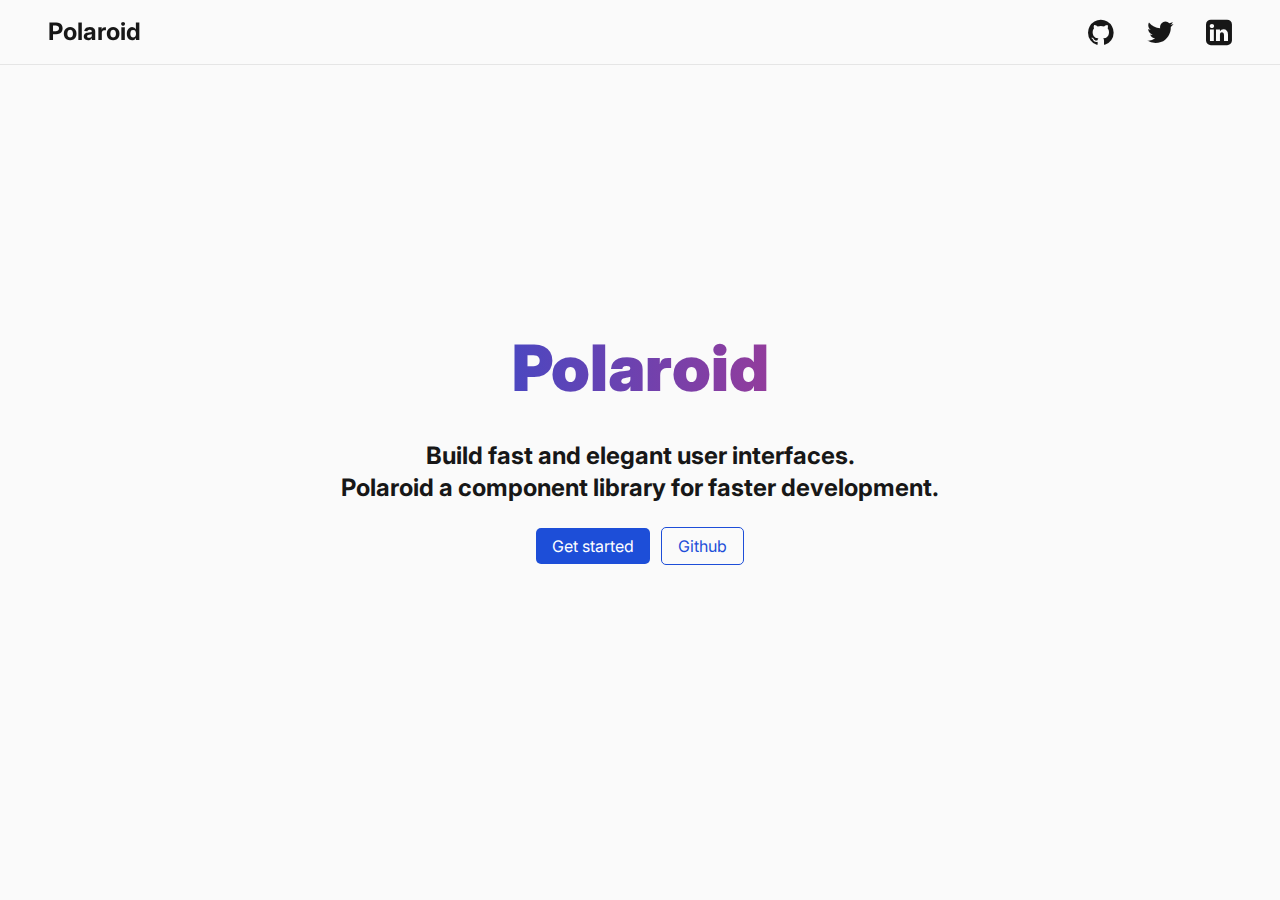
<file: index.html>
<!DOCTYPE html>
<html lang="en">

<head>
    <!-- meta tags -->
    <meta charset="UTF-8" />
    <meta http-equiv="X-UA-Compatible" content="IE=edge" />
    <meta name="viewport" content="width=device-width, initial-scale=1.0" />
    <meta name="author" content="Rohan Mathur" />
    <meta name="description" content="Polaroid a CSS component library for your awesome UI." />

    <!-- links -->
    <link rel="icon" type="image/x-icon" href="/assets/cube.png">
    <link rel="stylesheet" href="./documentation/style.css" />
    <title>⚒ Polaroid | Home</title>
</head>

<body>
    <nav class="navigation spacing flex-row items-center wrap py-2 px-6 fixed left-0 top-0 z-10 w-100">
        <a href=" ../index.html">
            <h3 class="text-lg">Polaroid</h3>
        </a>
        <ul class="ml-auto flex-row items-center font-bold">
            <li class="ml-4">
                <a href="https://github.com/rohanmathur91/css-component-library" target="_blank"><i
                        class="fa fa-github social-icons"></i></a>
            </li>
            <li class="ml-4">
                <a href="https://twitter.com/@rohanmathur91" target="_blank"><i
                        class="fa fa-twitter social-icons"></i></a>
            </li>
            <li class="ml-4">
                <a href="https://www.linkedin.com/in/rohanmathur04/" target="_blank"><i
                        class="fa fa-linkedin-square social-icons"></i></a>
            </li>
        </ul>
    </nav>

    <main class="home spacing flex-row flex-center w-screen-100 m-auto">
        <div class="text-center mx-6">
            <h1 class="text-2xl mb-5 invert font-black">Polaroid</h1>
            <h3>Build fast and elegant user interfaces.</h3>
            <h3>Polaroid a component library for faster development.</h3>
            <div class="mt-3 p-1">
                <a class="cta mt-1 py-1 px-2 mr-1 rounded-sm primary-cta" href="./documentation/index.html">Get
                    started</a>
                <a class="cta mt-1 py-1 px-2 rounded-sm secondary-cta"
                    href="https://github.com/rohanmathur91/css-component-library" target="_blank">Github</a>
            </div>
        </div>
    </main>
</body>

</html>
</file>
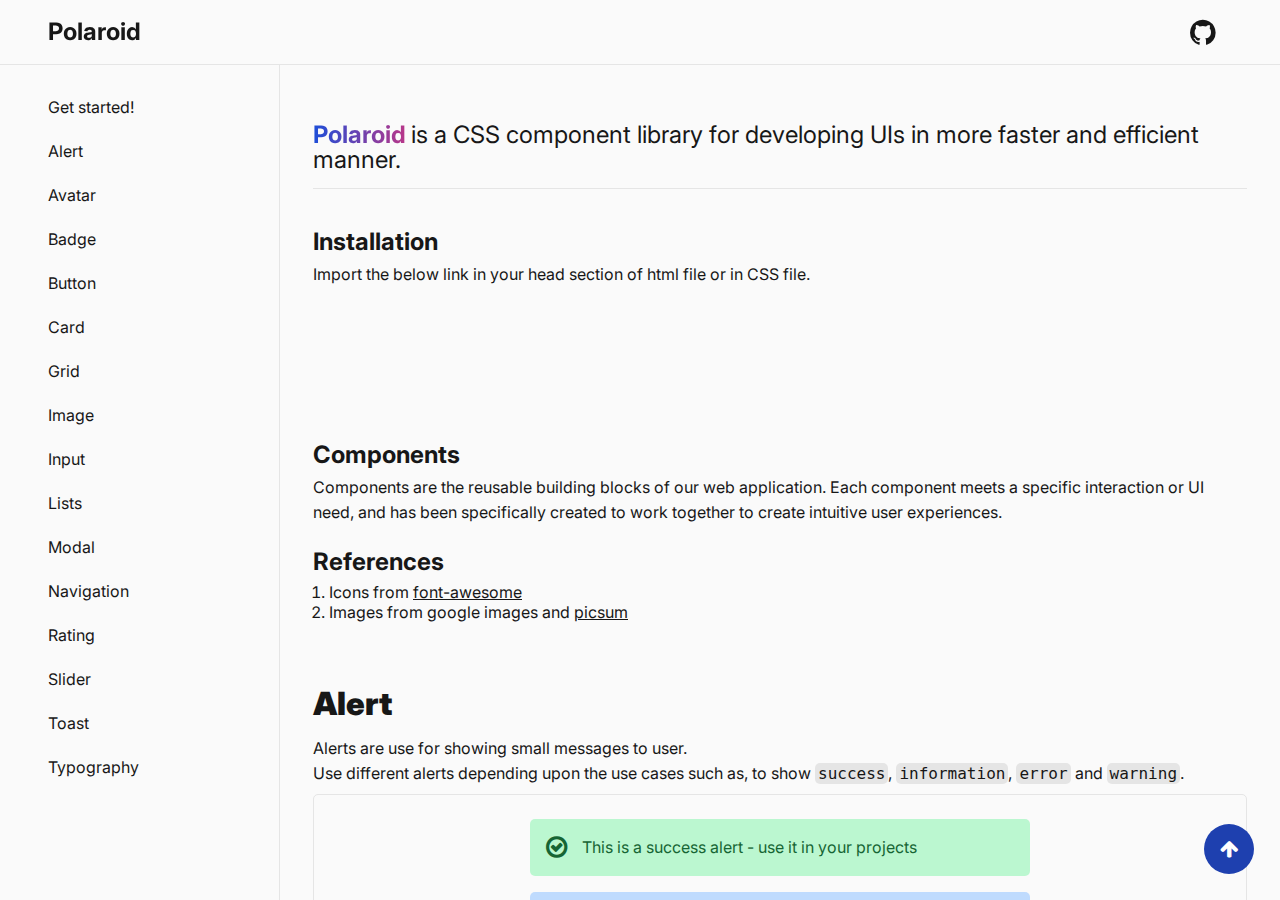
<file: documentation/index.html>
<!DOCTYPE html>
<html lang="en">

<head>
    <!-- meta tags -->
    <meta charset="UTF-8" />
    <meta http-equiv="X-UA-Compatible" content="IE=edge" />
    <meta name="viewport" content="width=device-width, initial-scale=1.0" />
    <meta name="theme-color" content="#fafafa" />
    <meta name="author" content="Rohan Mathur" />
    <meta name="description" content="Polaroid a CSS component library for your awesome UI." />

    <!-- links -->
    <link rel="icon" type="image/x-icon" href="/assets/cube.png" />
    <link rel="stylesheet" href="./style.css" />
    <title>⚒ Polaroid | Get Started!</title>
</head>

<body>
    <div class="container">
        <nav class="navigation spacing flex-row items-center wrap py-2 px-6 fixed left-0 top-0 z-1 w-100">
            <a class="logo" href="../index.html">
                <h3 class="text-lg">Polaroid</h3>
            </a>
            <button class="menu hide"><i class="fa fa-bars"></i></button>

            <a class="ml-auto mr-2" href="https://github.com/rohanmathur91/css-component-library" target="_blank"><i
                    class="fa fa-github social-icons"></i></a>
        </nav>
        <aside class="sidebar">
            <div class="sidebar-title hide flex-row content-space-between py-2 px-2">
                <a class="ml-4 invert text-lg font-bold" href="../index.html">Polaroid</a>
                <button class="ml-auto close hide transition-3">
                    <i class="fa fa-times"></i>
                </button>
            </div>
            <ul class="my-3">
                <li class="list-item py-1 px-2 m-1 ml-4">
                    <a href="#usage">Get started!</a>
                </li>
                <li class="list-item py-1 px-2 m-1 ml-4">
                    <a href="#alert">Alert</a>
                </li>
                <li class="list-item py-1 px-2 m-1 ml-4">
                    <a href="#avatar">Avatar</a>
                </li>
                <li class="list-item py-1 px-2 m-1 ml-4">
                    <a href="#badge">Badge</a>
                </li>
                <li class="list-item py-1 px-2 m-1 ml-4">
                    <a href="#button">Button</a>
                </li>
                <li class="list-item py-1 px-2 m-1 ml-4">
                    <a href="#card">Card</a>
                </li>
                <li class="list-item py-1 px-2 m-1 ml-4">
                    <a href="#grid">Grid</a>
                </li>
                <li class="list-item py-1 px-2 m-1 ml-4">
                    <a href="#image">Image</a>
                </li>
                <li class="list-item py-1 px-2 m-1 ml-4">
                    <a href="#input">Input</a>
                </li>
                <li class="list-item py-1 px-2 m-1 ml-4">
                    <a href="#lists">Lists</a>
                </li>
                <li class="list-item py-1 px-2 m-1 ml-4">
                    <a href="#modal">Modal</a>
                </li>
                <li class="list-item py-1 px-2 m-1 ml-4">
                    <a href="#navigation">Navigation</a>
                </li>
                <li class="list-item py-1 px-2 m-1 ml-4">
                    <a href="#rating">Rating</a>
                </li>
                <li class="list-item py-1 px-2 m-1 ml-4">
                    <a href="#slider">Slider</a>
                </li>
                <li class="list-item py-1 px-2 m-1 ml-4">
                    <a href="#toast">Toast</a>
                </li>
                <li class="list-item py-1 px-2 m-1 ml-4">
                    <a href="#typography">Typography</a>
                </li>
            </ul>
        </aside>
        <main class="main-container flex-column p-1">
            <a class="btn-float m-2 py-1 px-3 flex-row fixed bottom-1 right-1 z-1 flex-center rounded-full"
                href="#usage">
                <i class="fa fa-arrow-up btn-icon"></i>
            </a>

            <section id="usage" class="usage">
                <article>
                    <p class="text-lg mt-3 mb-2 pb-2 border-b-1">
                        <span class="invert text-lg font-bold"> Polaroid </span>
                        is a CSS component library for developing UIs in more faster and
                        efficient manner.
                    </p>
                </article>

                <article class="mt-5">
                    <p class="text-lg font-bold">Installation</p>
                    <p class="mt-1">
                        Import the below link in your head section of html file or in CSS
                        file.
                    </p>

                    <div class="mt-2 snippet">
                        <iframe loading="lazy"
                            src="https://carbon.now.sh/embed?bg=rgba%28250%2C250%2C250%2C1%29&t=material&wt=sharp&l=htmlmixed&width=977&ds=false&dsyoff=20px&dsblur=0px&wc=true&wa=true&pv=0px&ph=0px&ln=false&fl=1&fm=Fira+Code&fs=14px&lh=136%25&si=false&es=2x&wm=false&code=%253Clink%2520rel%253D%2522stylesheet%2522%2520href%253D%2522https%253A%252F%252Fpolaroid7.netlify.app%252Fpolaroid.css%2522%252F%253E%2509%2509%2509%2509%2509%2509%2509%2509%2509%2509%2509%2509%2509%2509%2509%2509%2509%2509%2509%2509%2509%2509%2509%2509%2509%2509%2509%2509%2509%2509%2509%2509%2509%2509%2509%2509%2509%2509%2509%2509"
                            style="
									height: 95px;
									border: 0;
									transform: scale(1);
									overflow: hidden;
								" sandbox="allow-scripts allow-same-origin">
                        </iframe>
                    </div>
                </article>
                <article class="mt-5">
                    <p class="text-lg font-bold">Components</p>
                    <p class="mt-1">
                        Components are the reusable building blocks of our web
                        application. Each component meets a specific interaction or UI
                        need, and has been specifically created to work together to create
                        intuitive user experiences.
                    </p>

                    <p class="text-lg font-bold mt-3">References</p>
                    <ol class="ml-2 mt-1">
                        <li>
                            Icons from
                            <a class="underline" href="https://fontawesome.com/">font-awesome</a>
                        </li>
                        <li>
                            Images from google images and
                            <a class="underline" href="https://picsum.photos/">picsum</a>
                        </li>
                    </ol>
                </article>
            </section>

            <!-- alert -->
            <section id="alert">
                <article>
                    <div>
                        <h3 class="font-black my-2 text-xl">Alert</h3>
                        <p>Alerts are use for showing small messages to user.</p>
                        <p>
                            Use different alerts depending upon the use cases such as, to
                            show <code>success</code>, <code>information</code>,
                            <code>error</code> and <code>warning</code>.
                        </p>
                    </div>
                    <div class="snippet rounded-sm p-3 flex-column items-center my-1 border">
                        <!-- success -->
                        <div class="success alert flex-row items-center w-50 rounded-sm p-2 mb-2">
                            <i class="fa fa-check-circle-o alert-icon"></i>
                            <p>This is a success alert - use it in your projects</p>
                        </div>

                        <!-- info -->
                        <div class="info alert flex-row items-center w-50 rounded-sm p-2 mb-2">
                            <i class="fa fa-info-circle alert-icon"></i>
                            <p>This is a info alert - use it in your projects</p>
                        </div>

                        <!-- error -->
                        <div class="error alert flex-row items-center w-50 rounded-sm p-2 mb-2">
                            <i class="fa fa-close alert-icon"></i>
                            <p>This is a error alert - use it in your projects</p>
                        </div>

                        <!-- warning -->
                        <div class="warning alert flex-row items-center w-50 rounded-sm p-2 mb-2">
                            <i class="fa fa-warning alert-icon"></i>
                            <p>This is a warning alert - use it in your projects</p>
                        </div>
                    </div>
                    <div class="my-3 snippet">
                        <iframe loading="lazy"
                            src="https://carbon.now.sh/embed?bg=rgba%28250%2C250%2C250%2C1%29&t=material&wt=sharp&l=htmlmixed&width=977&ds=false&dsyoff=20px&dsblur=0px&wc=true&wa=true&pv=0px&ph=0px&ln=false&fl=1&fm=Fira+Code&fs=14px&lh=136%25&si=false&es=2x&wm=false&code=%253C%21--%2520success%2520--%253E%250A%253Cdiv%2520class%253D%2522success%2520alert%2520flex-row%2520items-center%2520w-50%2520rounded-sm%2520p-2%2520mb-2%2522%253E%250A%2520%2520%2520%253Ci%2520class%253D%2522fa%2520fa-check-circle-o%2520alert-icon%2522%253E%253C%252Fi%253E%250A%2520%2520%2520%253Cp%253EThis%2520is%2520a%2520success%2520alert%2520-%2520use%2520it%2520in%2520your%2520projects%253C%252Fp%253E%250A%253C%252Fdiv%253E%250A%253C%21--%2520info%2520--%253E%250A%253Cdiv%2520class%253D%2522info%2520alert%2520flex-row%2520items-center%2520w-50%2520rounded-sm%2520p-2%2520mb-2%2522%253E%250A%2520%2520%2520%253Ci%2520class%253D%2522fa%2520fa-info-circle%2520alert-icon%2522%253E%253C%252Fi%253E%250A%2520%2520%2520%253Cp%253EThis%2520is%2520a%2520info%2520alert%2520-%2520use%2520it%2520in%2520your%2520projects%253C%252Fp%253E%250A%253C%252Fdiv%253E%250A%253C%21--%2520error%2520--%253E%250A%253Cdiv%2520class%253D%2522error%2520alert%2520flex-row%2520items-center%2520w-50%2520rounded-sm%2520p-2%2520mb-2%2522%253E%250A%2520%2520%2520%253Ci%2520class%253D%2522fa%2520fa-close%2520alert-icon%2522%253E%253C%252Fi%253E%250A%2520%2520%2520%253Cp%253EThis%2520is%2520a%2520error%2520alert%2520-%2520use%2520it%2520in%2520your%2520projects%253C%252Fp%253E%250A%253C%252Fdiv%253E%250A%253C%21--%2520warning%2520--%253E%250A%253Cdiv%2520class%253D%2522warning%2520alert%2520flex-row%2520items-center%2520w-50%2520rounded-sm%2520p-2%2520mb-2%2522%253E%250A%2520%2520%2520%253Ci%2520class%253D%2522fa%2520fa-warning%2520alert-icon%2522%253E%253C%252Fi%253E%250A%2520%2520%2520%253Cp%253EThis%2520is%2520a%2520warning%2520alert%2520-%2520use%2520it%2520in%2520your%2520projects%253C%252Fp%253E%250A%253C%252Fdiv%253E%2520%2520%2520%2520%2520%2520%2520%2520%2520%2520%2520%2520%2520%2520%2520%2520%2520%2520%2520%2520%2520%2520%2520%2520%2520%2520%2520%2520%2520%2520%2520%2520%2520%2520%2520%2520%2520%2520%2520%2520%2520%2520%2520%2520%2520%2520%2520%2520%2520%2520%2520%2520%2520%2520%2520%2520%2520%2520%2520%2520%2520%2520%2520%2520%2520%2520%2520%2520%2520%2520%2520%2520%2520%2520%2520%2520%2520%2520%2520%2520%2520%2520%2520%2520%2520%2520%2520%2520%2520%2520%2520%2520%2520%2520%2520%2520%2520%2520%2520%2520%2520%2520%2520%2520%2520%2520%2520%2520%2520%2520%2520%2520%2520%2520%2520%2520%2520%2520%2520%2520%2520%2520%2520%2520%2520%2520%2520%2520%2520%2520%2520%2520%2520%2520%2520%2520%2520%2520%2520%2520%2520%2520%2520%2520%2520%2520%2520%2520%2520%2520%2520%2520%2520%2520%2520%2520%2520%2520%2520%2520%2520%2520%2520%2520%2520%2520%2520%2520%2520%2520%2520%2520%2520%2520%2520%2520%2520%2520%2520%2520%2520%2520%2520%2520%2520%2520%2520%2520%2520%2520%2520%2520%2520%2520%2520%2520%2520%2520%2520%2520%2520%2520%2520%2520%2520%2520%2520%2520%2520%2520%2520%2520%2520%2520%2520%2520%2520%2520%2520%2520%2520%2520%2520%2520%2520%2520%2520"
                            style="
									height: 457px;
									border: 0;
									transform: scale(1);
									overflow: hidden;
								" sandbox="allow-scripts allow-same-origin">
                        </iframe>
                    </div>
                </article>
            </section>

            <!-- avatar -->
            <section id="avatar">
                <article>
                    <div>
                        <h3 class="font-black my-2 text-xl">Avatar</h3>
                        <p>
                            Change the size of avatar by simply changing the class according
                            to your usecase.
                        </p>
                        <p>
                            Sizes are extra-small <code>avatar-xs</code>, small
                            <code>avatar-sm</code>, large <code>avatar-lg</code> and
                            extra-large <code>avatar-xl</code>.
                        </p>
                        <p class="mt-2">
                            Image avatars, put your image in <code>src</code> and provide an
                            <code>alt</code>.
                        </p>
                    </div>
                    <div class="snippet rounded-sm p-3 text-center my-1 border">
                        <img class="avatar-xs rounded-full mr-1" src="../../assets/avatar.png" alt="avatar" />
                        <img class="avatar-sm rounded-full mr-1" src="../../assets/avatar.png" alt="avatar" />
                        <img class="avatar-lg rounded-full mr-1" src="../../assets/avatar.png" alt="avatar" />
                        <img class="avatar-xl rounded-full mr-1" src="../../assets/avatar.png" alt="avatar" />
                    </div>
                    <div class="my-3 snippet">
                        <iframe loading="lazy"
                            src="https://carbon.now.sh/embed?bg=rgba%28250%2C250%2C250%2C1%29&t=material&wt=sharp&l=htmlmixed&width=977&ds=false&dsyoff=20px&dsblur=0px&wc=true&wa=true&pv=0px&ph=0px&ln=false&fl=1&fm=Fira+Code&fs=14px&lh=136%25&si=false&es=2x&wm=false&code=%253Cimg%2520class%253D%2522avatar-xs%2520rounded-full%2522%2520src%253D%2522..%252F..%252Fassets%252Favatar.png%2522%2520alt%253D%2522avatar%2522%2520%252F%253E%250A%253Cimg%2520class%253D%2522avatar-sm%2520rounded-full%2522%2520src%253D%2522..%252F..%252Fassets%252Favatar.png%2522%2520alt%253D%2522avatar%2522%2520%252F%253E%250A%253Cimg%2520class%253D%2522avatar-lg%2520rounded-full%2522%2520src%253D%2522..%252F..%252Fassets%252Favatar.png%2522%2520alt%253D%2522avatar%2522%2520%252F%253E%250A%253Cimg%2520class%253D%2522avatar-xl%2520rounded-full%2522%2520src%253D%2522..%252F..%252Fassets%252Favatar.png%2522%2520alt%253D%2522avatar%2522%2520%252F%253E%2520%2520%2520%2520%2520%2520%2520%2520%2520%2520%2520%2520%2520%2520%2520%2520%2520%2520%2520%2520%2520%2520%2520%2520%2520%2520%2520%2520%2520%2520%2520%2520%2520%2520%2520%2520%2520%2520%2520%2520%2520%2520%2520%2520%2520%2520%2520%2520%2520%2520%2520%2520%2520%2520%2520%2520%2520%2520%2520%2520%2520%2520%2520%2520%2520%2520%2520%2520%2520%2520%2520%2520%2520%2520%2520%2520%2520%2520%2520%2520%2520%2520%2520%2520%2520%2520%2520%2520%2520%2520%2520%2520%2520%2520%2520%2520%2520%2520%2520%2520%2520%2520%2520%2520%2520%2520%2520%2520%2520%2520%2520%2520%2520%2520%2520%2520%2520%2520%2520%2520%2520%2520%2520%2520%2520%2520%2520%2520%2520%2520%2520%2520%2520%2520%2520%2520%2520%2520%2520%2520%2520%2520%2520%2520%2520%2520%2520%2520%2520%2520%2520"
                            style="
									height: 152px;
									border: 0;
									transform: scale(1);
									overflow: hidden;
								" sandbox="allow-scripts allow-same-origin">
                        </iframe>
                    </div>

                    <!-- letter avatar -->
                    <p class="mt-2">Letter avatars, put your initials of your name.</p>
                    <div class="snippet rounded-sm p-3 flex-row content-center wrap my-1 border">
                        <div class="flex-row items-end content-center">
                            <div class="letter-avatar avatar-xs white flex-row flex-center rounded-full mr-2">
                                RM
                            </div>
                            <div class="letter-avatar avatar-sm white flex-row flex-center rounded-full mr-2">
                                SR
                            </div>
                            <div class="letter-avatar avatar-lg white flex-row flex-center rounded-full mr-2">
                                JJ
                            </div>
                            <div class="letter-avatar avatar-xl white flex-row flex-center rounded-full mr-2">
                                AB
                            </div>
                        </div>
                    </div>

                    <div class="my-3 snippet">
                        <iframe loading="lazy"
                            src="https://carbon.now.sh/embed?bg=rgba%28250%2C250%2C250%2C1%29&t=material&wt=sharp&l=htmlmixed&width=977&ds=false&dsyoff=20px&dsblur=0px&wc=true&wa=true&pv=0px&ph=0px&ln=false&fl=1&fm=Fira+Code&fs=14px&lh=136%25&si=false&es=2x&wm=false&code=%253Cdiv%2520class%253D%2522letter-avatar%2520avatar-xs%2520white%2520flex-row%2520flex-center%2520rounded-full%2522%253ERM%253C%252Fdiv%253E%250A%253Cdiv%2520class%253D%2522letter-avatar%2520avatar-sm%2520white%2520flex-row%2520flex-center%2520rounded-full%2522%253ESR%253C%252Fdiv%253E%250A%253Cdiv%2520class%253D%2522letter-avatar%2520avatar-lg%2520white%2520flex-row%2520flex-center%2520rounded-full%2522%253EJJ%253C%252Fdiv%253E%250A%253Cdiv%2520class%253D%2522letter-avatar%2520avatar-xl%2520white%2520flex-row%2520flex-center%2520rounded-full%2522%253EAB%253C%252Fdiv%253E%2520%2520%2520%2520%2520%2520%2520%2520%2520%2520%2520%2520%2520%2520%2520%2520%2520%2520%2520%2520%2520%2520%2520%2520%2520%2520%2520%2520%2520%2520%2520%2520%2520%2520%2520%2520%2520%2520%2520%2520%2520%2520%2520%2520%2520%2520%2520%2520%2520%2520%2520%2520%2520%2520%2520%2520%2520%2520%2520%2520%2520%2520%2520%2520%2520%2520%2520%2520%2520%2520%2520%2520%2520%2520%2520%2520%2520%2520%2520%2520%2520%2520%2520%2520%2520%2520%2520%2520%2520%2520%2520%2520%2520%2520%2520%2520%2520%2520%2520%2520%2520%2520%2520%2520%2520%2520%2520%2520%2520%2520%2520%2520%2520%2520%2520%2520%2520%2520%2520%2520%2520%2520%2520%2520%2520%2520%2520%2520%2520%2520%2520%2520%2520%2520%2520%2520%2520%2520%2520%2520%2520%2520%2520%2520%2520%2520%2520"
                            style="
									height: 152px;
									border: 0;
									transform: scale(1);
									overflow: hidden;
								" sandbox="allow-scripts allow-same-origin">
                        </iframe>
                    </div>
                </article>
            </section>

            <!-- badge -->
            <section id="badge">
                <article>
                    <div>
                        <h3 class="font-black my-2 text-xl">Badge</h3>
                        <p>
                            Badge is use for notifications and for user status and for many
                            other usecases such as on cards.
                        </p>
                        <p>
                            Colors of badges can be change by changing class name i.e blue
                            <code>blue-badge</code>, red <code>red-badge</code> and green
                            <code>green-badge</code>.
                        </p>
                    </div>

                    <p class="mt-2">Badges with numbers on them.</p>
                    <div class="snippet rounded-sm p-3 flex-row content-center wrap my-2 border">
                        <i class="fa fa-envelope badge-icon relative mr-4">
                            <span class="badge blue-badge">4</span>
                        </i>

                        <i class="fa fa-home badge-icon relative mr-4">
                            <span class="badge red-badge">4</span>
                        </i>

                        <i class="fa fa-envelope badge-icon relative mr-4">
                            <span class="badge green-badge">4</span>
                        </i>

                        <i class="fa fa-shopping-cart badge-icon relative mr-4">
                            <span class="badge green-badge">10</span>
                        </i>

                        <i class="fa fa-envelope badge-icon relative mr-4">
                            <span class="badge red-badge">9+</span>
                        </i>
                    </div>
                    <div class="my-3 snippet">
                        <iframe loading="lazy"
                            src="https://carbon.now.sh/embed?bg=rgba%28250%2C250%2C250%2C1%29&t=material&wt=sharp&l=htmlmixed&width=977&ds=false&dsyoff=20px&dsblur=0px&wc=true&wa=true&pv=0px&ph=0px&ln=false&fl=1&fm=Fira+Code&fs=14px&lh=136%25&si=false&es=2x&wm=false&code=%253Ci%2520class%253D%2522fa%2520fa-envelope%2520badge-icon%2520relative%2522%253E%250A%2520%2520%2520%2520%253Cspan%2520class%253D%2522badge%2520blue-badge%2522%253E4%253C%252Fspan%253E%250A%253C%252Fi%253E%250A%253Ci%2520class%253D%2522fa%2520fa-home%2520badge-icon%2520relative%2522%253E%250A%2520%2520%2520%2520%253Cspan%2520class%253D%2522badge%2520red-badge%2522%253E5%253C%252Fspan%253E%250A%253C%252Fi%253E%250A%253Ci%2520class%253D%2522fa%2520fa-shopping-cart%2520badge-icon%2520relative%2522%253E%250A%2520%2520%2520%2520%253Cspan%2520class%253D%2522badge%2520green-badge%2522%253E9%252B%253C%252Fspan%253E%250A%253C%252Fi%253E%2520%2520%2520%2520%2520%2520%2520%2520%2520%2520%2520%2520%2520%2520%2520%2520%2520%2520%2520%2520%2520%2520%2520%2520%2520%2520%2520%2520%2520%2520%2520%2520%2520%2520%2520%2520%2520%2520%2520%2520%2520%2520%2520%2520%2520%2520%2520%2520%2520%2520%2520%2520%2520%2520%2520%2520%2520%2520%2520%2520%2520%2520%2520%2520%2520%2520%2520%2520%2520%2520%2520%2520%2520%2520%2520%2520%2520%2520%2520%2520%2520%2520%2520%2520%2520%2520%2520%2520%2520%2520%2520%2520%2520%2520%2520%2520%2520%2520%2520%2520%2520%2520%2520%2520%2520%2520%2520%2520%2520%2520%2520%2520%2520%2520%2520%2520%2520%2520%2520%2520%2520%2520%2520%2520%2520%2520%2520%2520%2520%2520%2520%2520%2520%2520%2520%2520%2520%2520%2520%2520%2520%2520%2520%2520%2520%2520%2520%2520%2520%2520%2520%2520%2520%2520%2520%2520%2520%2520%2520%2520%2520%2520%2520%2520%2520%2520%2520%2520%2520%2520%2520%2520%2520%2520%2520%2520%2520%2520%2520%2520%2520%2520%2520%2520%2520%2520%2520%2520%2520%2520%2520%2520%2520%2520%2520%2520%2520%2520%2520%2520%2520%2520%2520%2520%2520%2520%2520%2520%2520%2520%2520%2520%2520%2520%2520%2520%2520%2520%2520%2520%2520%2520%2520%2520%2520%2520%2520%2520%2520"
                            style="
									height: 247px;
									border: 0;
									transform: scale(1);
									overflow: hidden;
								" sandbox="allow-scripts allow-same-origin">
                        </iframe>
                    </div>

                    <p class="mt-2">Badges without numbers.</p>
                    <div class="snippet rounded-sm p-3 flex-row content-center wrap my-2 border">
                        <i class="fa fa-envelope badge-icon relative mr-4">
                            <span class="badge blue-badge badge-sm"></span>
                        </i>
                        <i class="fa fa-home badge-icon relative mr-4">
                            <span class="badge badge-sm red-badge"></span>
                        </i>
                        <i class="fa fa-envelope badge-icon relative mr-4">
                            <span class="badge badge-sm green-badge"></span>
                        </i>
                        <i class="fa fa-shopping-cart badge-icon relative mr-4">
                            <span class="badge badge-sm green-badge"></span>
                        </i>
                        <i class="fa fa-envelope badge-icon relative mr-4">
                            <span class="badge badge-sm red-badge"></span>
                        </i>
                    </div>

                    <div class="my-3 snippet">
                        <iframe loading="lazy"
                            src="https://carbon.now.sh/embed?bg=rgba%28250%2C250%2C250%2C1%29&t=material&wt=sharp&l=htmlmixed&width=977&ds=false&dsyoff=20px&dsblur=0px&wc=true&wa=true&pv=0px&ph=0px&ln=false&fl=1&fm=Fira+Code&fs=14px&lh=136%25&si=false&es=2x&wm=false&code=%253Ci%2520class%253D%2522fa%2520fa-envelope%2520badge-icon%2520relative%2522%253E%250A%2520%2509%253Cspan%2520class%253D%2522badge%2520badge-sm%2520blue-badge%2522%253E%253C%252Fspan%253E%250A%253C%252Fi%253E%250A%253Ci%2520class%253D%2522fa%2520fa-home%2520badge-icon%2520relative%2522%253E%250A%2520%2509%253Cspan%2520class%253D%2522badge%2520badge-sm%2520red-badge%2522%253E%253C%252Fspan%253E%250A%253C%252Fi%253E%250A%253Ci%2520class%253D%2522fa%2520fa-shopping-cart%2520badge-icon%2520relative%2522%253E%250A%2520%2509%253Cspan%2520class%253D%2522badge%2520badge-sm%2520green-badge%2522%253E%253C%252Fspan%253E%250A%253C%252Fi%253E%2520%2520%2520%2520%2520%2520%2520%2520%2520%2520%2520%2520%2520%2520%2520%2520%2520%2520%2520%2520%2520%2520%2520%2520%2520%2520%2520%2520%2520%2520%2520%2520%2520%2520%2520%2520%2520%2520%2520%2520%2520%2520%2520%2520%2520%2520%2520%2520%2520%2520%2520%2520%2520%2520%2520%2520%2520%2520%2520%2520%2520%2520%2520%2520%2520%2520%2520%2520%2520%2520%2520%2520%2520%2520%2520%2520%2520%2520%2520%2520%2520%2520%2520%2520%2520%2520%2520%2520%2520%2520%2520%2520%2520%2520%2520%2520%2520%2520%2520%2520%2520%2520%2520%2520%2520%2520%2520%2520%2520%2520%2520%2520%2520%2520%2520%2520%2520%2520%2520%2520%2520%2520%2520%2520%2520%2520%2520%2520%2520%2520%2520%2520%2520%2520%2520%2520%2520%2520%2520%2520%2520%2520%2520%2520%2520%2520%2520%2520%2520%2520%2520%2520%2520%2520%2520%2520%2520%2520%2520%2520%2520%2520%2520%2520%2520%2520%2520%2520%2520%2520%2520%2520%2520%2520%2520%2520%2520%2520%2520%2520%2520%2520%2520%2520%2520%2520%2520%2520%2520%2520%2520%2520%2520%2520%2520%2520%2520%2520%2520%2520%2520%2520%2520%2520%2520%2520%2520%2520%2520%2520%2520%2520%2520%2520%2520%2520%2520%2520%2520%2520%2520%2520%2520%2520%2520%2520%2520%2520%2520"
                            style="
									height: 247px;
									border: 0;
									transform: scale(1);
									overflow: hidden;
								" sandbox="allow-scripts allow-same-origin">
                        </iframe>
                    </div>

                    <!-- avatar with badges -->
                    <p class="mt-2">
                        Badges on avatars, for badge to be at bottom right just add
                        <code>bottom-badge</code> in class.
                    </p>
                    <div class="snippet rounded-sm p-3 flex-row content-center wrap my-2 border">
                        <div class="avatar-badge mr-4">
                            <img class="avatar rounded-full" src="../assets/avatar.png" alt="avatar" />
                            <span class="badge badge-sm blue-badge border-white"></span>
                        </div>

                        <div class="avatar-badge mr-4">
                            <img class="avatar rounded-full" src="../assets/avatar.png" alt="avatar" />
                            <span class="badge badge-sm green-badge border-white"></span>
                        </div>

                        <div class="avatar-badge mr-4">
                            <img class="avatar rounded-full" src="../assets/avatar.png" alt="avatar" />
                            <span class="badge badge-sm red-badge border-white"></span>
                        </div>

                        <div class="avatar-badge mr-4">
                            <img class="avatar rounded-full" src="../assets/avatar.png" alt="avatar" />
                            <span class="badge badge-sm blue-badge bottom-badge border-white"></span>
                        </div>

                        <div class="avatar-badge mr-4">
                            <img class="avatar rounded-full" src="../assets/avatar.png" alt="avatar" />
                            <span class="badge badge-sm green-badge bottom-badge border-white"></span>
                        </div>

                        <div class="avatar-badge mr-4">
                            <img class="avatar rounded-full" src="../assets/avatar.png" alt="avatar" />
                            <span class="badge badge-sm red-badge bottom-badge border-white"></span>
                        </div>
                    </div>

                    <div class="my-3 snippet">
                        <iframe loading="lazy"
                            src="https://carbon.now.sh/embed?bg=rgba%28250%2C250%2C250%2C1%29&t=material&wt=sharp&l=htmlmixed&width=977&ds=false&dsyoff=20px&dsblur=0px&wc=true&wa=true&pv=0px&ph=0px&ln=false&fl=1&fm=Fira+Code&fs=14px&lh=136%25&si=false&es=2x&wm=false&code=%253Cdiv%2520class%253D%2522avatar-badge%2522%253E%250A%2520%2520%2520%2520%253Cimg%2520class%253D%2522avatar%2520rounded-full%2522%2520src%253D%2522..%252Fassets%252Favatar.png%2522%2520alt%253D%2522avatar%2522%2520%252F%253E%250A%2520%2520%2520%2520%253Cspan%2520class%253D%2522badge%2520badge-sm%2520blue-badge%2520border-white%2522%253E%253C%252Fspan%253E%250A%253C%252Fdiv%253E%250A%253C%21--%2520badge%2520on%2520bottom%2520--%253E%2520%2520%2520%2520%2520%2520%2520%2520%2520%2520%2520%2520%2520%250A%253Cdiv%2520class%253D%2522avatar-badge%2522%253E%250A%2520%2520%2520%2520%253Cimg%2520class%253D%2522avatar%2520rounded-full%2522%2520src%253D%2522..%252Fassets%252Favatar.png%2522%2520alt%253D%2522avatar%2522%2520%252F%253E%250A%2520%2520%2520%2520%253Cspan%2520class%253D%2522bottom-badge%2520badge%2520badge-sm%2520blue-badge%2520border-white%2522%253E%253C%252Fspan%253E%250A%253C%252Fdiv%253E%2520%2520%2520%2520%2520%2520%2520%2520%2520%2520%2520%2520%2520%2520%2520%2520%2520%2520%2520%2520%2520%2520%2520%2520%2520%2520%2520%2520%2520%2520%2520%2520%2520%2520%2520%2520%2520%2520%2520%2520%2520%2520%2520%2520%2520%2520%2520%2520%2520%2520%2520%2520%2520%2520%2520%2520%2520%2520%2520%2520%2520%2520%2520%2520%2520%2520%2520%2520%2520%2520%2520%2520%2520%2520%2520%2520%2520%2520%2520%2520%2520%2520%2520%2520%2520%2520%2520%2520%2520%2520%2520%2520%2520%2520%2520%2520%2520%2520%2520%2520%2520%2520%2520%2520%2520%2520%2520%2520%2520%2520%2520%2520%2520%2520%2520%2520%2520%2520%2520%2520%2520%2520%2520%2520%2520%2520%2520%2520%2520%2520%2520%2520%2520%2520%2520%2520%2520%2520%2520%2520%2520%2520%2520%2520%2520%2520%2520%2520%2520%2520%2520%2520%2520%2520%2520%2520%2520%2520%2520%2520%2520%2520%2520%2520%2520%2520%2520%2520%2520%2520%2520%2520%2520%2520%2520%2520%2520%2520%2520%2520%2520%2520%2520%2520%2520%2520%2520%2520%2520%2520%2520%2520%2520%2520%2520%2520%2520%2520%2520%2520%2520%2520%2520%2520%2520%2520%2520%2520%2520%2520%2520%2520%2520%2520%2520%2520%2520%2520%2520%2520%2520%2520%2520%2520%2520%2520%2520"
                            style="
									height: 247px;
									border: 0;
									transform: scale(1);
									overflow: hidden;
								" sandbox="allow-scripts allow-same-origin">
                        </iframe>
                    </div>
                </article>
            </section>

            <!-- button -->
            <section id="button">
                <article>
                    <div>
                        <h3 class="font-black my-2 text-xl">Button</h3>
                        <p>Buttons are used for user actions</p>
                        <p>There is primary, secondary, and outlined buttons.</p>
                        <p>
                            For primary put class <code>btn-primary</code>, for secondary
                            <code>btn-secondary</code>, for other usecase
                            <code>btn-tertiary</code> and for outlined button
                            <code>btn-outlined</code>
                        </p>
                    </div>
                    <div class="snippet rounded-sm p-3 flex-row content-center wrap my-2 border">
                        <button class="btn-primary m-2 font-semibold py-1 px-3 rounded-sm transition-3">
                            Primary
                        </button>

                        <button class="btn-secondary m-2 font-semibold py-1 px-3 rounded-sm transition-3">
                            Show more
                        </button>

                        <button class="btn-tertiary m-2 font-semibold py-1 px-3 rounded-sm transition-3">
                            Show more
                        </button>

                        <button class="btn-outlined m-2 font-semibold py-1 px-3 rounded-sm transition-3">
                            Outlined
                        </button>
                    </div>
                    <div class="my-3 snippet">
                        <iframe loading="lazy"
                            src="https://carbon.now.sh/embed?bg=rgba%28250%2C250%2C250%2C1%29&t=material&wt=sharp&l=htmlmixed&width=977&ds=false&dsyoff=20px&dsblur=0px&wc=true&wa=true&pv=0px&ph=0px&ln=false&fl=1&fm=Fira+Code&fs=14px&lh=136%25&si=false&es=2x&wm=false&code=%253Cbutton%2520class%253D%2522btn-primary%2520m-2%2520font-semibold%2520py-1%2520px-3%2520rounded-sm%2520transition-3%2522%253E%250A%2520%2520%2520%2520Primary%250A%253C%252Fbutton%253E%250A%253Cbutton%2520class%253D%2522btn-secondary%2520m-2%2520font-semibold%2520py-1%2520px-3%2520rounded-sm%2520transition-3%2522%253E%250A%2520%2520%2520%2520Show%2520more%250A%253C%252Fbutton%253E%250A%253Cbutton%2520class%253D%2522btn-tertiary%2520m-2%2520font-semibold%2520py-1%2520px-3%2520rounded-sm%2520transition-3%2522%253E%250A%2520%2520%2520%2520Show%2520more%250A%253C%252Fbutton%253E%250A%253Cbutton%2520class%253D%2522btn-outlined%2520m-2%2520font-semibold%2520py-1%2520px-3%2520rounded-sm%2520transition-3%2522%253E%250A%2520%2520%2520%2520Outlined%250A%253C%252Fbutton%253E%2520%2520%2520%2520%2520%2520%2520%2520%2520%2520%2520%2520%2520%2520%2520%2520%2520%2520%2520%2520%2520%2520%2520%2520%2520%2520%2520%2520%2520%2520%2520%2520%2520%2520%2520%2520%2520%2520%2520%2520%2520%2520%2520%2520%2520%2520%2520%2520%2520%2520%2520%2520%2520%2520%2520%2520%2520%2520%2520%2520%2520%2520%2520%2520%2520%2520%2520%2520%2520%2520%2520%2520%2520%2520%2520%2520%2520%2520%2520%2520%2520%2520%2520%2520%2520%2520%2520%2520%2520%2520%2520%2520%2520%2520%2520%2520%2520%2520%2520%2520%2520%2520%2520%2520%2520%2520%2520%2520%2520%2520%2520%2520%2520%2520%2520%2520%2520%2520%2520%2520%2520%2520%2520%2520%2520%2520%2520%2520%2520%2520%2520%2520%2520%2520%2520%2520%2520%2520%2520%2520%2520%2520%2520%2520%2520%2520%2520%2520%2520%2520%2520%2520%2520%2520%2520%2520%2520%2520%2520%2520%2520%2520%2520%2520%2520%2520%2520%2520%2520%2520%2520%2520%2520%2520%2520%2520%2520%2520%2520%2520%2520%2520%2520%2520%2520%2520%2520%2520%2520%2520%2520%2520%2520%2520%2520%2520%2520%2520%2520%2520%2520%2520%2520%2520%2520%2520%2520%2520%2520%2520%2520%2520%2520%2520%2520%2520%2520%2520%2520%2520%2520%2520%2520"
                            style="
									height: 304px;
									border: 0;
									transform: scale(1);
									overflow: hidden;
								" sandbox="allow-scripts allow-same-origin">
                        </iframe>
                    </div>

                    <!-- cta -->
                    <p class="mt-2">Call to action links(CTA).</p>
                    <div class="snippet rounded-sm p-3 text-center my-2 border">
                        <a class="link my-1 mx-2">Let's Go!</a>
                        <a class="link my-1 mx-2">Get Started!</a>
                    </div>

                    <div class="my-3 snippet">
                        <iframe
                            src="https://carbon.now.sh/embed?bg=rgba%28250%2C250%2C250%2C1%29&t=material&wt=sharp&l=htmlmixed&width=977&ds=false&dsyoff=20px&dsblur=0px&wc=true&wa=true&pv=0px&ph=0px&ln=false&fl=1&fm=Fira+Code&fs=14px&lh=136%25&si=false&es=2x&wm=false&code=%253Ca%2520class%253D%2522link%2520my-1%2520mx-2%2522%253ELet%27s%2520Go%21%253C%252Fa%253E%250A%253Ca%2520class%253D%2522link%2520my-1%2520mx-2%2522%253EGet%2520Started%21%253C%252Fa%253E%2520%2520%2520%2520%2520%2520%2520%2520%2520%2520%2520%2520%2520%2520%2520%2520%2520%2520%2520%2520%2520%2520%2520%2520%2520%2520%2520%2520%2520%2520%2520%2520%2520%2520%2520%2520%2520%2520%2520%2520%2520%2520%2520%2520%2520%2520%2520%2520%2520%2520%2520%2520%2520%2520%2520%2520%2520%2520%2520%2520%2520%2520%2520%2520%2520%2520%2520%2520%2520%2520%2520%2520%2520%2520%2520%2520%2520%2520%2520%2520%2520%2520%2520%2520%2520%2520%2520%2520%2520%2520%2520%2520%2520%2520%2520%2520%2520%2520%2520%2520%2520%2520%2520%2520%2520%2520%2520%2520%2520%2520%2520%2520%2520%2520%2520%2520%2520%2520%2520%2520%2520%2520%2520%2520%2520%2520%2520%2520%2520%2520%2520%2520%2520%2520%2520%2520%2520%2520%2520%2520%2520%2520%2520%2520%2520%2520%2520%2520%2520%2520%2520%2520%2520%2520%2520%2520%2520%2520%2520%2520%2520%2520%2520%2520%2520%2520%2520%2520%2520%2520%2520%2520%2520%2520%2520%2520%2520%2520%2520%2520%2520%2520%2520%2520%2520%2520%2520%2520%2520%2520%2520"
                            style="
									height: 114px;
									border: 0;
									transform: scale(1);
									overflow: hidden;
								" sandbox="allow-scripts allow-same-origin">
                        </iframe>
                    </div>
                    <!-- icon buttons -->
                    <p class="mt-2">Icon buttons, for example for shopping cart.</p>
                    <div class="snippet rounded-sm p-3 flex-row content-center wrap my-2 border">
                        <button
                            class="m-2 btn-primary py-1 px-2 font-semibold rounded-sm flex-row items-center transition-3">
                            <i class="fa fa-thumbs-o-up btn-icon mr-1"></i>Like
                        </button>

                        <button
                            class="m-2 btn-tertiary py-1 px-2 font-semibold rounded-sm flex-row items-center transition-3">
                            <i class="fa fa-clone btn-icon mr-1"></i>Copy
                        </button>

                        <button
                            class="m-2 btn-tertiary py-1 px-2 font-semibold rounded-sm flex-row items-center transition-3">
                            <i class="fa fa-shopping-cart btn-icon mr-1"></i> Add to cart
                        </button>
                    </div>

                    <div class="my-3 snippet">
                        <iframe loading="lazy"
                            src="https://carbon.now.sh/embed?bg=rgba%28250%2C250%2C250%2C1%29&t=material&wt=sharp&l=htmlmixed&width=977&ds=false&dsyoff=20px&dsblur=0px&wc=true&wa=true&pv=0px&ph=0px&ln=false&fl=1&fm=Fira+Code&fs=14px&lh=136%25&si=false&es=2x&wm=false&code=%253Cbutton%2520class%253D%2522m-2%2520btn-primary%2520py-1%2520px-2%2520font-semibold%2520rounded-sm%2520flex-row%2520items-center%2520transition-3%2522%253E%250A%2520%2520%2520%2520%253Ci%2520class%253D%2522fa%2520fa-thumbs-o-up%2520btn-icon%2520mr-1%2522%253E%253C%252Fi%253ELike%250A%253C%252Fbutton%253E%250A%253Cbutton%2520class%253D%2522m-2%2520btn-tertiary%2520py-1%2520px-2%2520font-semibold%2520rounded-sm%2520flex-row%2520items-center%2520transition-3%2522%253E%250A%2520%2520%2520%2520%253Ci%2520class%253D%2522fa%2520fa-clone%2520btn-icon%2520mr-1%2522%253E%253C%252Fi%253ECopy%250A%253C%252Fbutton%253E%250A%253Cbutton%2520class%253D%2522m-2%2520btn-tertiary%2520py-1%2520px-2%2520font-semibold%2520rounded-sm%2520flex-row%2520items-center%2520transition-3%2522%253E%250A%2520%2520%2520%2520%253Ci%2520class%253D%2522fa%2520fa-shopping-cart%2520btn-icon%2520mr-1%2522%253E%253C%252Fi%253EAdd%2520to%2520cart%250A%253C%252Fbutton%253E%2520%2520%2520%2520%2520%2520%2520%2520%2520%2520%2520%2520%2520%2520%2520%2520%2520%2520%2520%2520%2520%2520%2520%2520%2520%2520%2520%2520%2520%2520%2520%2520%2520%2520%2520%2520%2520%2520%2520%2520%2520%2520%2520%2520%2520%2520%2520%2520%2520%2520%2520%2520%2520%2520%2520%2520%2520%2520%2520%2520%2520%2520%2520%2520%2520%2520%2520%2520%2520%2520%2520%2520%2520%2520%2520%2520%2520%2520%2520%2520%2520%2520%2520%2520%2520%2520%2520%2520%2520%2520%2520%2520%2520%2520%2520%2520%2520%2520%2520%2520%2520%2520%2520%2520%2520%2520%2520%2520%2520%2520%2520%2520%2520%2520%2520%2520%2520%2520%2520%2520%2520%2520%2520%2520%2520%2520%2520%2520%2520%2520%2520%2520%2520%2520%2520%2520%2520%2520%2520%2520%2520%2520%2520%2520%2520%2520%2520%2520%2520%2520%2520%2520%2520%2520%2520%2520%2520%2520%2520%2520%2520%2520%2520%2520%2520%2520%2520%2520%2520%2520%2520%2520%2520%2520%2520%2520%2520%2520%2520%2520%2520%2520%2520%2520%2520%2520%2520%2520%2520%2520%2520%2520%2520%2520%2520%2520%2520%2520%2520%2520%2520%2520%2520%2520%2520%2520%2520%2520%2520%2520%2520%2520%2520%2520%2520%2520%2520%2520%2520%2520%2520%2520%2520"
                            style="
									height: 247px;
									border: 0;
									transform: scale(1);
									overflow: hidden;
								" sandbox="allow-scripts allow-same-origin">
                        </iframe>
                    </div>

                    <!-- float button -->
                    <p class="mt-2">
                        Float action button. To place it at bottom right of a page give
                        class <code>absolute</code>, <code>bottom-1</code> and
                        <code>right-1</code>.
                    </p>

                    <div class="snippet rounded-sm p-3 flex-row content-center my-2 border">
                        <a href="#" class="btn-float m-2 font-semibold py-1 px-3 flex-row flex-center rounded-full">
                            <i class="fa fa-plus btn-icon"></i>
                        </a>
                    </div>

                    <div class="my-3 snippet">
                        <iframe loading="lazy"
                            src="https://carbon.now.sh/embed?bg=rgba%28250%2C250%2C250%2C1%29&t=material&wt=sharp&l=htmlmixed&width=977&ds=false&dsyoff=20px&dsblur=0px&wc=true&wa=true&pv=0px&ph=0px&ln=false&fl=1&fm=Fira+Code&fs=14px&lh=136%25&si=false&es=2x&wm=false&code=%253Ca%2520href%253D%2522%2523%2522%2520class%253D%2522btn-float%2520m-2%2520font-semibold%2520py-1%2520px-3%2520flex-row%2520flex-center%2520rounded-full%2522%253E%250A%2509%253Ci%2520class%253D%2522fa%2520fa-plus%2520btn-icon%2522%253E%253C%252Fi%253E%250A%253C%252Fa%253E%2509%2509%2509%2509%2509%2509%2509%2509%2509%2509%2509%2509%2509%2509%2509%2509%2509%2509%2509%2509%2509%2509%2509%2509%2509%2509%2509%2509%2509%2509%2509%2509%2509%2509%2509%2509%2509%2509%2509%2509%2509%2509%2509%2509%2509%2509%2509%2509%2509%2509%2509%2509%2509%2509%2509%2509%2509"
                            style="
									height: 133px;
									border: 0;
									transform: scale(1);
									overflow: hidden;
								" sandbox="allow-scripts allow-same-origin">
                        </iframe>
                    </div>
                </article>
            </section>

            <!-- cards -->
            <section id="card">
                <article>
                    <div>
                        <h3 class="font-black my-2 text-xl">Card</h3>
                        <p>
                            Cards are use for showing products on ecommerce or for users
                            posts on social media. For card to have a shadow put
                            <code>card-shadow</code> in the <code>class</code>.
                        </p>
                    </div>

                    <div class="snippet rounded-sm p-3 flex-row flex-center wrap my-1 border">
                        <!-- card with badge -->
                        <div class="card card-shadow vertical-card flex-column relative transition-2 mr-1 my-2">
                            <span class="card-badge text-base font-semibold absolute top-1 left-1 rounded-sm">New</span>
                            <div>
                                <img src="../assets/jacket.jpg" alt="avatar" />
                            </div>
                            <div class="text-center">
                                <p class="mt-2 mb-1">Men premium jacket</p>
                                <h3 class="mb-1">₹2000</h3>
                                <button class="p-1 w-100 font-semibold card-btn transition-2">
                                    Add to cart
                                </button>
                            </div>
                        </div>

                        <!-- card with favourite badge -->
                        <div class="card card-shadow vertical-card flex-column relative transition-2 mr-1 my-2">
                            <span
                                class="card-badge-bg absolute text-base top-1 right-1 rounded-full flex-row flex-center pointer">
                                <i class="fa fa-heart-o"></i>
                            </span>
                            <div>
                                <img src="../assets/jacket.jpg" alt="avatar" />
                            </div>
                            <div class="text-center">
                                <p class="mt-2 mb-1">Men premium jacket</p>
                                <h3 class="mb-1">₹2000</h3>
                                <button class="p-1 w-100 font-semibold card-btn transition-2">
                                    Add to cart
                                </button>
                            </div>
                        </div>

                        <!-- card with dismiss -->
                        <div class="card card-shadow vertical-card flex-column relative transition-2 mr-1 my-2">
                            <span
                                class="card-badge-bg absolute text-base top-1 right-1 rounded-full flex-row flex-center pointer">
                                <i class="fa fa-close"></i>
                            </span>
                            <div>
                                <img src="../assets/jacket.jpg" alt="avatar" />
                            </div>
                            <div class="text-center">
                                <p class="mt-2 mb-1">Men premium jacket</p>
                                <h3 class="mb-1">₹2000</h3>
                                <button class="p-1 w-100 font-semibold card-btn transition-2">
                                    Add to cart
                                </button>
                            </div>
                        </div>
                    </div>
                    <div class="my-3 snippet">
                        <iframe loading="lazy"
                            src="https://carbon.now.sh/embed?bg=rgba%28250%2C250%2C250%2C1%29&t=material&wt=sharp&l=htmlmixed&width=977&ds=false&dsyoff=20px&dsblur=0px&wc=true&wa=true&pv=0px&ph=0px&ln=false&fl=1&fm=Fira+Code&fs=14px&lh=136%25&si=false&es=2x&wm=false&code=%253C%21--%2520card%2520with%2520badge%2520--%253E%250A%253Cdiv%2520class%253D%2522card%2520card-shadow%2520vertical-card%2520flex-column%2520relative%2520transition-2%2520mr-1%2522%253E%250A%2520%2520%2520%2520%253Cspan%250A%2520%2520%2520%2520%2520%2520%2520%2520class%253D%2522card-badge%2520text-base%2520font-semibold%2520absolute%2520%250A%2520%2520%2520%2520%2520%2520%2520%2520top-1%2520right-1%2520rounded-sm%2522%253ENew%253C%252Fspan%253E%250A%2520%2520%2520%2520%253Cdiv%253E%250A%2520%2520%2520%2520%2520%2520%2520%2520%253Cimg%2520src%253D%2522..%252Fassets%252Fjacket.jpg%2522%2520alt%253D%2522avatar%2522%2520%252F%253E%250A%2520%2520%2520%2520%253C%252Fdiv%253E%250A%2520%2520%2520%2520%253Cdiv%2520class%253D%2522text-center%2522%253E%250A%2520%2520%2520%2520%2520%2520%2520%2520%253Cp%2520class%253D%2522mt-2%2520mb-1%2522%253EMen%2520premium%2520jacket%253C%252Fp%253E%250A%2520%2520%2520%2520%2520%2520%2520%2520%253Ch3%2520class%253D%2522mb-1%2522%253E%25E2%2582%25B92000%253C%252Fh3%253E%250A%2520%2520%2520%2520%2520%2520%2520%2520%253Cbutton%2520class%253D%2522p-1%2520w-100%2520font-semibold%2520card-btn%2520transition-2%2520mr-1%2522%253E%250A%2520%2520%2520%2520%2520%2520%2520%2520%2520%2520%2520%2520Add%2520to%2520cart%250A%2520%2520%2520%2520%2520%2520%2520%2520%253C%252Fbutton%253E%250A%2520%2520%2520%2520%253C%252Fdiv%253E%250A%253C%252Fdiv%253E%250A%250A%253C%21--%2520card%2520with%2520dismiss%2520--%253E%250A%253Cdiv%2520class%253D%2522card%2520card-shadow%2520vertical-card%2520flex-column%2520relative%2520transition-2%2522%253E%250A%2520%2520%2520%2520%253Cspan%250A%2520%2520%2520%2520%2520%2520%2520%2520class%253D%2522card-badge-bg%2520absolute%2520text-base%2520top-1%2520right-1%2520%250A%2520%2520%2520%2520%2520%2520%2520%2520rounded-full%2520flex-row%2520flex-center%2520pointer%2522%253E%250A%2520%2520%2520%2520%2520%2520%2520%2520%253Ci%2520class%253D%2522fa%2520fa-close%2522%253E%253C%252Fi%253E%250A%2520%2520%2520%2520%253C%252Fspan%253E%250A%2520%2520%2520%2520%253Cdiv%253E%250A%2520%2520%2520%2520%2520%2520%2520%2520%253Cimg%2520src%253D%2522..%252Fassets%252Fjacket.jpg%2522%2520alt%253D%2522avatar%2522%2520%252F%253E%250A%2520%2520%2520%2520%253C%252Fdiv%253E%250A%2520%2520%2520%2520%253Cdiv%2520class%253D%2522text-center%2522%253E%250A%2520%2520%2520%2520%2520%2520%2520%2520%253Cp%2520class%253D%2522mt-2%2520mb-1%2522%253EMen%2520premium%2520jacket%253C%252Fp%253E%250A%2520%2520%2520%2520%2520%2520%2520%2520%253Ch3%2520class%253D%2522mb-1%2522%253E%25E2%2582%25B92000%253C%252Fh3%253E%250A%2520%2520%2520%2520%2520%2520%2520%2520%253Cbutton%2520class%253D%2522p-1%2520w-100%2520font-semibold%2520card-btn%2520transition-2%2522%253E%250A%2520%2520%2520%2520%2520%2520%2520%2520%2520%2520%2520%2520Add%2520to%2520cart%250A%2520%2520%2520%2520%2520%2520%2520%2520%253C%252Fbutton%253E%250A%2520%2520%2520%2520%253C%252Fdiv%253E%250A%253C%252Fdiv%253E%2520%2520%2520%2520%2520%2520%2520%2520%2520%2520%2520%2520%2520%2520%2520%2520%2520%2520%2520%2520%2520%2520%2520%2520%2520%2520%2520%2520%2520%2520%2520%2520%2520%2520%2520%2520%2520%2520%2520%2520%2520%2520%2520%2520%2520%2520%2520%2520%2520%2520%2520%2520%2520%2520%2520%2520%2520%2520%2520%2520%2520%2520%2520%2520%2520%2520%2520%2520%2520%2520%2520%2520%2520%2520%2520%2520%2520%2520%2520%2520%2520%2520%2520%2520%2520%2520%2520%2520%2520%2520%2520%2520%2520%2520%2520%2520%2520%2520%2520%2520%2520%2520%2520%2520%2520%2520%2520%2520%2520%2520%2520%2520%2520%2520%2520%2520%2520%2520%2520%2520%2520%2520%2520%2520%2520%2520%2520%2520%2520%2520%2520%2520%2520%2520%2520%2520%2520%2520%2520%2520%2520%2520%2520%2520%2520%2520%2520%2520%2520%2520%2520%2520%2520%2520%2520%2520%2520%2520%2520%2520%2520%2520%2520%2520%2520%2520%2520%2520%2520%2520%2520%2520%2520%2520%2520%2520%2520%2520%2520%2520%2520%2520%2520%2520%2520%2520%2520%2520%2520%2520%2520%2520%2520%2520%2520%2520%2520%2520%2520%2520%2520%2520%2520%2520%2520%2520%2520%2520%2520%2520%2520%2520%2520%2520%2520%2520%2520%2520%2520%2520%2520%2520%2520%2520%2520%2520%2520"
                            style="
									height: 742px;
									border: 0;
									transform: scale(1);
									overflow: hidden;
								" sandbox="allow-scripts allow-same-origin">
                        </iframe>
                    </div>

                    <!-- card with text overlay and text only cards-->
                    <p class="mt-2">Card with text overlay and text only cards.</p>
                    <div class="snippet rounded-sm p-3 flex-row items-start wrap content-center my-1 border">
                        <div class="card card-shadow vertical-card flex-column relative transition-2 m-1">
                            <div class="relative">
                                <img src="../assets/jacket.jpg" alt="avatar" />
                                <p class="p-2 overlay black w-100 font-bold text-center">
                                    Out of stock
                                </p>
                            </div>
                            <div class="text-center">
                                <p class="mt-2 mb-1">Men premium jacket</p>
                                <h3 class="mb-1">₹2000</h3>
                                <button class="p-1 w-100 font-semibold card-btn transition-2">
                                    Add to cart
                                </button>
                            </div>
                        </div>

                        <!-- text only card -->
                        <div class="card card-shadow vertical-card flex-column relative m-1">
                            <div class="p-2">
                                <h3>Jacket</h3>
                                <p class="black mt-1">
                                    An outer garment extending either to the waist or the hips,
                                    typically having sleeves and a fastening down the front.
                                </p>
                            </div>

                            <button class="p-1 w-100 font-semibold card-btn transition-2">
                                Learn More!
                            </button>
                        </div>
                    </div>

                    <div class="my-3 snippet">
                        <iframe loading="lazy"
                            src="https://carbon.now.sh/embed?bg=rgba%28250%2C250%2C250%2C1%29&t=material&wt=sharp&l=htmlmixed&width=977&ds=false&dsyoff=20px&dsblur=0px&wc=true&wa=true&pv=0px&ph=0px&ln=false&fl=1&fm=Fira+Code&fs=14px&lh=136%25&si=false&es=2x&wm=false&code=%253Cdiv%2520class%253D%2522card%2520card-shadow%2520vertical-card%2520flex-column%2520relative%2520transition-2%2522%253E%250A%2520%2520%253Cdiv%2520class%253D%2522relative%2522%253E%250A%2520%2520%2520%2520%2520%2520%253Cimg%2520src%253D%2522..%252Fassets%252Fjacket.jpg%2522%2520alt%253D%2522avatar%2522%2520class%253D%2522rounded-sm%2522%2520%252F%253E%250A%2520%2520%2520%2520%2520%2520%253C%21--%2520overlay%2520text%2520goes%2520here%2520--%253E%250A%2520%2520%2520%2520%2520%2520%253Cp%2520class%253D%2522p-2%2520overlay%2520black%2520w-100%2520font-bold%2520text-center%2522%253E%250A%2520%2520%2520%2520%2520%2520%2520%2520%2520%2520Out%2520of%2520stock%250A%2520%2520%2520%2520%2520%2520%253C%252Fp%253E%250A%2520%2520%253C%252Fdiv%253E%250A%2520%2520%253Cdiv%2520class%253D%2522text-center%2522%253E%250A%2520%2520%2520%2520%2520%2520%253Cp%2520class%253D%2522mt-2%2520mb-1%2522%253EMen%2520premium%2520jacket%253C%252Fp%253E%250A%2520%2520%2520%2520%2520%2520%253Ch3%2520class%253D%2522mb-1%2522%253E%25E2%2582%25B92000%253C%252Fh3%253E%250A%2520%2520%2520%2520%2520%2520%253Cbutton%2520class%253D%2522p-1%2520w-100%2520font-semibold%2520card-btn%2520transition-2%2522%253E%250A%2520%2520%2520%2520%2520%2520%2520%2520%2520%2520Add%2520to%2520cart%250A%2520%2520%2520%2520%2520%2520%253C%252Fbutton%253E%250A%2520%2520%253C%252Fdiv%253E%250A%253C%252Fdiv%253E%250A%253C%21--%2520text%2520only%2520card%2520--%253E%250A%253Cdiv%2520class%253D%2522card%2520card-shadow%2520vertical-card%2520flex-column%2520relative%2522%253E%250A%2520%2520%253Cdiv%2520class%253D%2522p-2%2522%253E%250A%2520%2520%2520%2520%2520%2520%253Ch3%253EJacket%253C%252Fh3%253E%250A%2520%2520%2520%2520%2520%2520%253Cp%2520class%253D%2522gray%2520mt-1%2522%253E%250A%2520%2520%2520%2520%2520%2520%2520%2520%2520%2520An%2520outer%2520garment%2520extending%2520either%2520to%2520the%2520waist%2520or%2520the%2520hips%252C%250A%2520%2520%2520%2520%2520%2520%2520%2520%2520%2520typically%2520having%2520sleeves%2520and%2520a%2520fastening%2520down%2520the%2520front.%250A%2520%2520%2520%2520%2520%2520%253C%252Fp%253E%250A%2520%2520%253C%252Fdiv%253E%250A%250A%2520%2520%253Cbutton%2520class%253D%2522p-1%2520w-100%2520font-semibold%2520card-btn%2520transition-2%2522%253E%250A%2520%2520%2520%2520%2520%2520Learn%2520More%21%250A%2520%2520%253C%252Fbutton%253E%250A%253C%252Fdiv%253E%2520%2520%2520%2520%2520%2520%2520%2520%2520%2520%2520%2520%2520%2520%2520%2520%2520%2520%2520%2520%2520%2520%2520%2520%2520%2520%2520%2520%2520%2520%2520%2520%2520%2520%2520%2520%2520%2520%2520%2520%2520%2520%2520%2520%2520%2520%2520%2520%2520%2520%2520%2520%2520%2520%2520%2520%2520%2520%2520%2520%2520%2520%2520%2520%2520%2520%2520%2520%2520%2520%2520%2520%2520%2520%2520%2520%2520%2520%2520%2520%2520%2520%2520%2520%2520%2520%2520%2520%2520%2520%2520%2520%2520%2520%2520%2520%2520%2520%2520%2520%2520%2520%2520%2520%2520%2520%2520%2520%2520%2520%2520%2520%2520%2520%2520%2520%2520%2520%2520%2520%2520%2520%2520%2520%2520%2520%2520%2520%2520%2520%2520%2520%2520%2520%2520%2520%2520%2520%2520%2520%2520%2520%2520%2520%2520%2520%2520%2520%2520%2520%2520%2520%2520%2520%2520%2520%2520%2520%2520%2520%2520%2520%2520%2520%2520%2520%2520%2520%2520%2520%2520%2520%2520%2520%2520%2520%2520%2520%2520%2520%2520%2520%2520%2520%2520%2520%2520%2520%2520%2520%2520%2520%2520%2520%2520%2520%2520%2520%2520%2520%2520%2520%2520%2520%2520%2520%2520%2520%2520%2520%2520%2520%2520%2520%2520%2520%2520%2520%2520%2520%2520%2520%2520%2520%2520%2520%2520"
                            style="
									height: 647px;
									border: 0;
									transform: scale(1);
									overflow: hidden;
								" sandbox="allow-scripts allow-same-origin">
                        </iframe>
                    </div>

                    <!-- horizontal cards-->
                    <p class="mt-2">Horizontal cards.</p>
                    <div class="snippet rounded-sm p-3 flex-row items-start content-center my-1 border">
                        <div class="card card-shadow flex-row horizontal-card transition-2">
                            <div class="w-30">
                                <img src="../assets/jacket.jpg" alt="avatar" class="w-100 h-100" />
                            </div>
                            <div class="flex-column content-space-between w-30 p-2 mt-1">
                                <div>
                                    <p class="text-lg mb-1">Men premium jacket</p>
                                    <div class="mb-1">
                                        <span class="mr-2 text-xl font-bold">₹2000</span>
                                        <span class="dark-gray text-lg"><s>₹3000</s></span>
                                    </div>
                                    <p class="dark-gray font-bold text-lg mb-1">50% off</p>
                                </div>
                                <div>
                                    <button class="p-1 w-100 font-semibold items-end card-btn transition-2 mb-1">
                                        Add to cart
                                    </button>
                                    <button class="p-1 w-100 font-semibold items-end card-remove-btn transition-2">
                                        Remove from wishlist
                                    </button>
                                </div>
                            </div>
                        </div>
                    </div>

                    <div class="my-3 snippet">
                        <iframe loading="lazy"
                            src="https://carbon.now.sh/embed?bg=rgba%28250%2C250%2C250%2C1%29&t=material&wt=sharp&l=htmlmixed&width=977&ds=false&dsyoff=20px&dsblur=0px&wc=true&wa=true&pv=0px&ph=0px&ln=false&fl=1&fm=Fira+Code&fs=14px&lh=136%25&si=false&es=2x&wm=false&code=%253Cdiv%2520class%253D%2522card%2520flex-row%2520horizontal-card%2520relative%2520transition-2%2522%253E%250A%2520%2520%253Cdiv%2520class%253D%2522w-30%2522%253E%250A%2520%2520%2520%2520%2520%2520%253Cimg%2520src%253D%2522..%252Fassets%252Fjacket.jpg%2522%2520alt%253D%2522avatar%2522%2520class%253D%2522w-100%2522%2520%252F%253E%250A%2520%2520%253C%252Fdiv%253E%250A%2520%2520%253Cdiv%2520class%253D%2522flex-column%2520content-space-between%2520w-30%2520p-2%2520mt-1%2522%253E%250A%2520%2520%2520%2520%2520%2520%253Cdiv%253E%250A%2520%2520%2520%2520%2520%2520%2520%2520%2520%2520%253Cp%2520class%253D%2522text-lg%2520mb-1%2522%253EMen%2520premium%2520jacket%253C%252Fp%253E%250A%2520%2520%2520%2520%2520%2520%2520%2520%2520%2520%253Cdiv%2520class%253D%2522mb-1%2522%253E%250A%2520%2520%2520%2520%2520%2520%2520%2520%2520%2520%2520%2520%2520%2520%253Cspan%2520class%253D%2522mr-2%2520text-2xl%2520font-bold%2522%253E%25E2%2582%25B92000%253C%252Fspan%253E%250A%2520%2520%2520%2520%2520%2520%2520%2520%2520%2520%2520%2520%2520%2520%253Cspan%2520class%253D%2522gray%2520text-lg%2522%253E%253Cs%253E%25E2%2582%25B93000%253C%252Fs%253E%253C%252Fspan%253E%250A%2520%2520%2520%2520%2520%2520%2520%2520%2520%2520%253C%252Fdiv%253E%250A%2520%2520%2520%2520%2520%2520%2520%2520%2520%2520%253Cp%2520class%253D%2522gray%2520font-bold%2520text-lg%2520mb-1%2522%253E50%2525%2520off%253C%252Fp%253E%250A%2520%2520%2520%2520%2520%2520%253C%252Fdiv%253E%250A%2520%2520%2520%2520%2520%2520%253Cdiv%253E%250A%2520%2520%2520%2520%2520%2520%2520%2520%2520%2520%253Cbutton%2520class%253D%2522p-1%2520w-100%2520font-semibold%2520items-end%2520card-btn%2520transition-2%2520mb-1%2522%253E%250A%2520%2520%2520%2520%2520%2520%2520%2520%2520%2520%2520%2520%2520%2520Add%2520to%2520cart%250A%2520%2520%2520%2520%2520%2520%2520%2520%2520%2520%253C%252Fbutton%253E%250A%2520%2520%2520%2520%2520%2520%2520%2520%2520%2520%253Cbutton%2520class%253D%2522p-1%2520w-100%2520font-semibold%2520items-end%2520card-remove-btn%2520transition-2%2522%253E%250A%2520%2520%2520%2520%2520%2520%2520%2520%2520%2520%2520%2520%2520%2520Remove%2520from%2520wishlist%250A%2520%2520%2520%2520%2520%2520%2520%2520%2520%2520%253C%252Fbutton%253E%250A%2520%2520%2520%2520%2520%2520%253C%252Fdiv%253E%250A%2520%2520%253C%252Fdiv%253E%250A%253C%252Fdiv%253E%2520%2520%2520%2520%2520%2520%2520%2520%2520%2520%2520%2520%2520%2520%2520%2520%2520%2520%2520%2520%2520%2520%2520%2520%2520%2520%2520%2520%2520%2520%2520%2520%2520%2520%2520%2520%2520%2520%2520%2520%2520%2520%2520%2520%2520%2520%2520%2520%2520%2520%2520%2520%2520%2520%2520%2520%2520%2520%2520%2520%2520%2520%2520%2520%2520%2520%2520%2520%2520%2520%2520%2520%2520%2520%2520%2520%2520%2520%2520%2520%2520%2520%2520%2520%2520%2520%2520%2520%2520%2520%2520%2520%2520%2520%2520%2520%2520%2520%2520%2520%2520%2520%2520%2520%2520%2520%2520%2520%2520%2520%2520%2520%2520%2520%2520%2520%2520%2520%2520%2520%2520%2520%2520%2520%2520%2520%2520%2520%2520%2520%2520%2520%2520%2520%2520%2520%2520%2520%2520%2520%2520%2520%2520%2520%2520%2520%2520%2520%2520%2520%2520%2520%2520%2520%2520%2520%2520%2520%2520%2520%2520%2520%2520%2520%2520%2520%2520%2520%2520%2520%2520%2520%2520%2520%2520%2520%2520%2520%2520%2520%2520%2520%2520%2520%2520%2520%2520%2520%2520%2520%2520%2520%2520%2520%2520%2520%2520%2520%2520%2520%2520%2520%2520%2520%2520%2520%2520%2520%2520%2520%2520%2520%2520%2520%2520%2520%2520%2520%2520%2520%2520%2520%2520%2520%2520%2520%2520"
                            style="
									height: 514px;
									border: 0;
									transform: scale(1);
									overflow: hidden;
								" sandbox="allow-scripts allow-same-origin">
                        </iframe>
                    </div>
                </article>
            </section>

            <!-- grid -->
            <section id="grid">
                <article>
                    <div>
                        <h3 class="font-black my-2 text-xl">Grid</h3>
                        <p>
                            Grids are used for layouting the elements in row and column
                            manner.
                        </p>
                        <p>
                            For different variation of grid put class
                            <code>grid-col-2</code> for 2 columns,
                            <code>grid-col-3</code> for 3 columns, and for responsive grid
                            with minimum width of 100px of each column give
                            <code>grid-responsive-min-100</code>.
                        </p>
                        <p>
                            <b>Note: </b><code>grid-item</code> property will give some
                            default style with border and background, remove that class if
                            not needed.
                        </p>
                    </div>
                    <div class="snippet rounded-sm p-3 my-2 border">
                        <div class="grid grid-col-2">
                            <div class="grid-item">1</div>
                            <div class="grid-item">2</div>
                            <div class="grid-item">3</div>
                            <div class="grid-item">4</div>
                        </div>
                    </div>
                    <div class="my-3 snippet">
                        <iframe loading="lazy"
                            src="https://carbon.now.sh/embed?bg=rgba%28250%2C250%2C250%2C1%29&t=material&wt=sharp&l=htmlmixed&width=977&ds=false&dsyoff=20px&dsblur=0px&wc=true&wa=true&pv=0px&ph=0px&ln=false&fl=1&fm=Fira+Code&fs=14px&lh=136%25&si=false&es=2x&wm=false&code=%253Cdiv%2520class%253D%2522grid%2520grid-col-2%2522%253E%250A%2520%2520%2520%2520%253Cdiv%2520class%253D%2522grid-item%2522%253E%250A%2520%2520%2520%2520%2520%2520%2520%25201%250A%2520%2520%2520%2520%253C%252Fdiv%253E%250A%2520%2520%2520%2520%253Cdiv%2520class%253D%2522grid-item%2522%253E%250A%2520%2520%2520%2520%2520%2520%2520%25202%250A%2520%2520%2520%2520%253C%252Fdiv%253E%250A%2520%2520%2520%2520%253Cdiv%2520class%253D%2522grid-item%2522%253E%250A%2520%2520%2520%2520%2520%2520%2520%25203%250A%2520%2520%2520%2520%253C%252Fdiv%253E%250A%2520%2520%2520%2520%253Cdiv%2520class%253D%2522grid-item%2522%253E%250A%2520%2520%2520%2520%2520%2520%2520%25204%250A%2520%2520%2520%2520%253C%252Fdiv%253E%250A%253C%252Fdiv%253E%2509%2509%2509%2509%2509%2509%2509%2509%2509%2509%2509%2509%2509%2509%2509%2509%2509%2509%2509%2509%2509%2509%2509%2509%2509%2509%2509%2509%2509%2509%2509%2509%2509%2509%2509%2509%2509%2509%2509%2509%2509%2509%2509%2509%2509%2509%2509%2509%2509%2509%2509%2509%2509%2509%2509%2509%2509"
                            style="
									height: 342px;
									border: 0;
									transform: scale(1);
									overflow: hidden;
								" sandbox="allow-scripts allow-same-origin">
                        </iframe>
                    </div>

                    <!-- grid with 3 columns -->
                    <p class="mt-2">Grid with 3 columns.</p>
                    <div class="snippet rounded-sm p-3 my-2 border">
                        <div class="grid grid-col-3">
                            <div class="grid-item">1</div>
                            <div class="grid-item">2</div>
                            <div class="grid-item">3</div>
                            <div class="grid-item">4</div>
                        </div>
                    </div>

                    <div class="my-3 snippet">
                        <iframe loading="lazy"
                            src="https://carbon.now.sh/embed?bg=rgba%28250%2C250%2C250%2C1%29&t=material&wt=sharp&l=htmlmixed&width=977&ds=false&dsyoff=20px&dsblur=0px&wc=true&wa=true&pv=0px&ph=0px&ln=false&fl=1&fm=Fira+Code&fs=14px&lh=136%25&si=false&es=2x&wm=false&code=%253Cdiv%2520class%253D%2522grid%2520grid-col-3%2522%253E%250A%2520%2520%2520%2520%253Cdiv%2520class%253D%2522grid-item%2522%253E%250A%2520%2520%2520%2520%2520%2520%2520%25201%250A%2520%2520%2520%2520%253C%252Fdiv%253E%250A%2520%2520%2520%2520%253Cdiv%2520class%253D%2522grid-item%2522%253E%250A%2520%2520%2520%2520%2520%2520%2520%25202%250A%2520%2520%2520%2520%253C%252Fdiv%253E%250A%2520%2520%2520%2520%253Cdiv%2520class%253D%2522grid-item%2522%253E%250A%2520%2520%2520%2520%2520%2520%2520%25203%250A%2520%2520%2520%2520%253C%252Fdiv%253E%250A%2520%2520%2520%2520%253Cdiv%2520class%253D%2522grid-item%2522%253E%250A%2520%2520%2520%2520%2520%2520%2520%25204%250A%2520%2520%2520%2520%253C%252Fdiv%253E%250A%253C%252Fdiv%253E%2509%2509%2509%2509%2509%2509%2509%2509%2509%2509%2509%2509%2509%2509%2509%2509%2509%2509%2509%2509%2509%2509%2509%2509%2509%2509%2509%2509%2509%2509%2509%2509%2509%2509%2509%2509%2509%2509%2509%2509%2509%2509%2509%2509%2509%2509%2509%2509%2509%2509%2509%2509%2509%2509%2509%2509%2509"
                            style="
									height: 342px;
									border: 0;
									transform: scale(1);
									overflow: hidden;
								" sandbox="allow-scripts allow-same-origin">
                        </iframe>
                    </div>

                    <!-- responsive -->
                    <p class="mt-2">
                        Responsive grid will adjust the columns by itself.
                    </p>
                    <div class="snippet rounded-sm p-3 my-2 border">
                        <div class="grid grid-responsive-min-100">
                            <div class="grid-item">1</div>
                            <div class="grid-item">2</div>
                            <div class="grid-item">3</div>
                            <div class="grid-item">4</div>
                        </div>
                    </div>

                    <div class="my-3 snippet">
                        <iframe loading="lazy"
                            src="https://carbon.now.sh/embed?bg=rgba%28250%2C250%2C250%2C1%29&t=material&wt=sharp&l=htmlmixed&width=977&ds=false&dsyoff=20px&dsblur=0px&wc=true&wa=true&pv=0px&ph=0px&ln=false&fl=1&fm=Fira+Code&fs=14px&lh=136%25&si=false&es=2x&wm=false&code=%253Cdiv%2520class%253D%2522grid%2520grid-responsive-min-100%2522%253E%250A%2520%2520%2520%2520%253Cdiv%2520class%253D%2522grid-item%2522%253E%250A%2520%2520%2520%2520%2520%2520%2520%25201%250A%2520%2520%2520%2520%253C%252Fdiv%253E%250A%2520%2520%2520%2520%253Cdiv%2520class%253D%2522grid-item%2522%253E%250A%2520%2520%2520%2520%2520%2520%2520%25202%250A%2520%2520%2520%2520%253C%252Fdiv%253E%250A%2520%2520%2520%2520%253Cdiv%2520class%253D%2522grid-item%2522%253E%250A%2520%2520%2520%2520%2520%2520%2520%25203%250A%2520%2520%2520%2520%253C%252Fdiv%253E%250A%2520%2520%2520%2520%253Cdiv%2520class%253D%2522grid-item%2522%253E%250A%2520%2520%2520%2520%2520%2520%2520%25204%250A%2520%2520%2520%2520%253C%252Fdiv%253E%250A%253C%252Fdiv%253E%2509%2509%2509%2509%2509%2509%2509%2509%2509%2509%2509%2509%2509%2509%2509%2509%2509%2509%2509%2509%2509%2509%2509%2509%2509%2509%2509%2509%2509%2509%2509%2509%2509%2509%2509%2509%2509%2509%2509%2509%2509%2509%2509%2509%2509%2509%2509%2509%2509%2509%2509%2509%2509%2509%2509%2509%2509"
                            style="
									height: 342px;
									border: 0;
									transform: scale(1);
									overflow: hidden;
								" sandbox="allow-scripts allow-same-origin">
                        </iframe>
                    </div>
                </article>
            </section>

            <!-- images -->
            <section id="image">
                <article>
                    <div>
                        <h3 class="font-black my-2 text-xl">Image</h3>
                        <p>
                            Responsive images can be use for profile picture and as a
                            background.
                        </p>

                        <p class="mt-2">
                            For round images put <code>rounded-full</code> and for images
                            with rounded border put <code>rounded-sm</code> in
                            <code>class</code>. And also provide a <code>alt</code>.
                        </p>
                    </div>
                    <div class="snippet rounded-sm p-3 flex-row content-center wrap my-1 border">
                        <img class="m-1 w-20 h-20" src="../assets/sky.jpg" alt="sky" />
                        <img class="m-1 w-20 h-20 rounded-full" src="../assets/sky.jpg" alt="sky" />
                        <img class="m-1 w-20 h-20 rounded-sm" src="../assets/sky.jpg" alt="sky" />
                    </div>
                    <div class="my-3 snippet">
                        <iframe loading="lazy"
                            src="https://carbon.now.sh/embed?bg=rgba%28250%2C250%2C250%2C1%29&t=material&wt=sharp&l=htmlmixed&width=977&ds=false&dsyoff=20px&dsblur=0px&wc=true&wa=true&pv=0px&ph=0px&ln=false&fl=1&fm=Fira+Code&fs=14px&lh=136%25&si=false&es=2x&wm=false&code=%253Cimg%2520class%253D%2522w-20%2520h-20%2522%2520src%253D%2522..%252Fassets%252Fsky.jpg%2522%2520alt%253D%2522sky%2522%2520%252F%253E%250A%253Cimg%2520class%253D%2522w-20%2520h-20%2520rounded-full%2522%2520src%253D%2522..%252Fassets%252Fsky.jpg%2522%2520alt%253D%2522sky%2522%2520%252F%253E%250A%253Cimg%2520class%253D%2522w-20%2520h-20%2520rounded-sm%2522%2520src%253D%2522..%252Fassets%252Fsky.jpg%2522%2520alt%253D%2522sky%2522%2520%252F%253E%2520%2520%2520%2520%2520%2520%2520%2520%2520%2520%2520%2520%2520%2520%2520%2520%2520%2520%2520%2520%2520%2520%2520%2520%2520%2520%2520%2520%2520%2520%2520%2520%2520%2520%2520%2520%2520%2520%2520%2520%2520%2520%2520%2520%2520%2520%2520%2520%2520%2520%2520%2520%2520%2520%2520%2520%2520%2520%2520%2520%2520%2520%2520%2520%2520%2520%2520%2520%2520%2520%2520%2520%2520%2520%2520%2520%2520%2520%2520%2520%2520%2520%2520%2520%2520%2520%2520%2520%2520%2520%2520%2520%2520%2520%2520%2520%2520%2520%2520%2520%2520%2520%2520%2520%2520%2520%2520%2520%2520%2520%2520%2520%2520%2520%2520%2520%2520%2520%2520%2520%2520%2520%2520%2520%2520%2520%2520%2520%2520%2520%2520%2520%2520%2520%2520%2520%2520%2520%2520%2520%2520%2520%2520%2520%2520%2520%2520%2520%2520%2520%2520%2520%2520%2520%2520%2520%2520%2520%2520%2520%2520%2520%2520"
                            style="
									height: 133px;
									border: 0;
									transform: scale(1);
									overflow: hidden;
								" sandbox="allow-scripts allow-same-origin">
                        </iframe>
                    </div>
                </article>
            </section>

            <!-- inputs -->
            <section id="input">
                <article>
                    <div>
                        <h3 class="font-black my-2 text-xl">Input</h3>
                        <p>Input and textarea fields for taking input from user.</p>

                        <p class="mt-2">
                            For representing success message put
                            <code>success-msg</code> and for error put
                            <code>error-msg</code> in <code>class</code>.
                        </p>
                    </div>
                    <div class="snippet rounded-sm p-3 flex-row content-center wrap my-1 border">
                        <div class="flex-column m-1">
                            <label for="email">Email</label>
                            <input class="mt-1 py-1 px-2 text-base border rounded-sm" id="email" type="email"
                                placeholder="Enter your email" />
                            <!-- custom message -->
                            <span class="error-msg mt-1 p-1 rounded-sm">Please enter correct email!</span>
                        </div>

                        <div class="flex-column m-1">
                            <label for="password">Password</label>
                            <input class="mt-1 py-1 px-2 text-base border rounded-sm" id="password" type="password"
                                placeholder="Enter your password" />
                            <!-- custom message -->
                            <span class="success-msg mt-1 p-1 rounded-sm">👋 Login successful.</span>
                        </div>

                        <textarea class="m-1 py-1 px-2 text-base border rounded-sm resize-none" name="address"
                            placeholder="Address goes here..." id="address" cols="40" rows="10"></textarea>
                    </div>
                    <div class="my-3 snippet">
                        <iframe loading="lazy"
                            src="https://carbon.now.sh/embed?bg=rgba%28250%2C250%2C250%2C1%29&t=material&wt=sharp&l=htmlmixed&width=977&ds=false&dsyoff=20px&dsblur=0px&wc=true&wa=true&pv=0px&ph=0px&ln=false&fl=1&fm=Fira+Code&fs=14px&lh=136%25&si=false&es=2x&wm=false&code=%253Cdiv%2520class%253D%2522flex-column%2520m-1%2522%253E%250A%2520%2520%253Clabel%2520for%253D%2522password%2522%253EPassword%253C%252Flabel%253E%250A%2520%2520%253Cinput%2520class%253D%2522mt-1%2520py-1%2520px-2%2520text-base%2520border%2520rounded-sm%2522%2520id%253D%2522password%2522%2520type%253D%2522password%2522%2520%250A%2520%2520%2520%2520%2520%2520%2520%2520%2520placeholder%253D%2522Enter%2520your%2520password%2522%253E%250A%2520%2520%253C%21--%2520custom%2520message%2520--%253E%250A%2520%2520%253Cspan%2520class%253D%2522success-msg%2520mt-1%2520p-1%2520rounded-sm%2522%253E%25F0%259F%2591%258B%2520Login%2520successfull.%253C%252Fspan%253E%250A%253C%252Fdiv%253E%250A%250A%253Ctextarea%2520class%253D%2522m-1%2520py-1%2520px-2%2520text-base%2520border%2520rounded-sm%2520resize-none%2522%2520name%253D%2522address%2522%2520%250A%2520%2520%2520%2520%2520%2520%2520%2520%2520%2520placeholder%253D%2522Address%2520goes%2520here...%2522%2520id%253D%2522address%2522%2520cols%253D%252240%2522%2520rows%253D%252210%2522%253E%250A%253C%252Ftextarea%253E%2520%2520%2520%2520%2520%2520%2520%2520%2520%2520%2520%2520%2520%2520%2520%2520%2520%2520%2520%2520%2520%2520%2520%2520%2520%2520%2520%2520%2520%2520%2520%2520%2520%2520%2520%2520%2520%2520%2520%2520%2520%2520%2520%2520%2520%2520%2520%2520%2520%2520%2520%2520%2520%2520%2520%2520%2520%2520%2520%2520%2520%2520%2520%2520%2520%2520%2520%2520%2520%2520%2520%2520%2520%2520%2520%2520%2520%2520%2520%2520%2520%2520%2520%2520%2520%2520%2520%2520%2520%2520%2520%2520%2520%2520%2520%2520%2520%2520%2520%2520%2520%2520%2520%2520%2520%2520%2520%2520%2520%2520%2520%2520%2520%2520%2520%2520%2520%2520%2520%2520%2520%2520%2520%2520%2520%2520%2520%2520%2520%2520%2520%2520%2520%2520%2520%2520%2520%2520%2520%2520%2520%2520%2520%2520%2520%2520%2520%2520%2520%2520%2520%2520%2520%2520%2520%2520%2520%2520%2520%2520%2520%2520%2520%2520%2520%2520%2520%2520%2520%2520%2520%2520%2520%2520%2520%2520%2520%2520%2520%2520%2520%2520%2520%2520%2520%2520%2520%2520%2520%2520%2520%2520%2520%2520%2520%2520%2520%2520%2520%2520%2520%2520%2520%2520%2520%2520%2520%2520%2520%2520%2520%2520%2520%2520%2520%2520%2520%2520%2520%2520%2520"
                            style="
									height: 285px;
									border: 0;
									transform: scale(1);
									overflow: hidden;
								" sandbox="allow-scripts allow-same-origin">
                        </iframe>
                    </div>
                </article>
            </section>

            <!-- lists -->
            <section id="lists">
                <article>
                    <div>
                        <h3 class="font-black my-2 text-xl">Lists</h3>
                        <p>List for use for listing elements example contact list.</p>
                        <p>Spaced list or normal list</p>
                    </div>
                    <!-- spaced list -->
                    <div class="snippet rounded-sm p-3 flex-column flex-center wrap my-1 border">
                        <ul class="list">
                            <li class="p-1 border-b-1 text-base">First item</li>
                            <li class="p-1 border-b-1 text-base">Second item</li>
                            <li class="p-1 border-b-1 text-base">Third item</li>
                        </ul>
                    </div>
                    <div class="my-3 snippet">
                        <iframe loading="lazy"
                            src="https://carbon.now.sh/embed?bg=rgba%28250%2C250%2C250%2C1%29&t=material&wt=sharp&l=htmlmixed&width=977&ds=false&dsyoff=20px&dsblur=0px&wc=true&wa=true&pv=0px&ph=0px&ln=false&fl=1&fm=Fira+Code&fs=14px&lh=136%25&si=false&es=2x&wm=false&code=%253Cul%2520class%253D%2522list%2522%253E%250A%2520%2520%253Cli%2520class%253D%2522p-1%2520border-b-1%2520text-base%2522%253EFirst%2520item%253C%252Fli%253E%250A%2520%2520%253Cli%2520class%253D%2522p-1%2520border-b-1%2520text-base%2522%253ESecond%2520item%253C%252Fli%253E%250A%2520%2520%253Cli%2520class%253D%2522p-1%2520border-b-1%2520text-base%2522%253EThird%2520item%253C%252Fli%253E%250A%253C%252Ful%253E%2520%2520%2520%2520%2520%2520%2520%2520%2520%2520%2520%2520%2520%2520%2520%2520%2520%2520%2520%2520%2520%2520%2520%2520%2520%2520%2520%2520%2520%2520%2520%2520%2520%2520%2520%2520%2520%2520%2520%2520%2520%2520%2520%2520%2520%2520%2520%2520%2520%2520%2520%2520%2520%2520%2520%2520%2520%2520%2520%2520%2520%2520%2520%2520%2520%2520%2520%2520%2520%2520%2520%2520%2520%2520%2520%2520%2520%2520%2520%2520%2520%2520%2520%2520%2520%2520%2520%2520%2520%2520%2520%2520%2520%2520%2520%2520%2520%2520%2520%2520%2520%2520%2520%2520%2520%2520%2520%2520%2520%2520%2520%2520%2520%2520%2520%2520%2520%2520%2520%2520%2520%2520%2520%2520%2520%2520%2520%2520%2520%2520%2520%2520%2520%2520%2520%2520%2520%2520%2520%2520%2520%2520%2520%2520%2520%2520%2520%2520%2520%2520%2520%2520%2520%2520%2520%2520%2520%2520%2520%2520%2520%2520%2520%2520%2520%2520%2520%2520%2520%2520%2520%2520%2520%2520%2520%2520%2520%2520%2520%2520%2520%2520%2520%2520%2520%2520%2520%2520%2520%2520%2520%2520%2520%2520%2520%2520%2520%2520%2520%2520%2520%2520%2520%2520%2520%2520%2520%2520%2520%2520%2520%2520%2520%2520%2520%2520%2520%2520%2520%2520%2520%2520%2520%2520%2520%2520%2520"
                            style="
									height: 171px;
									border: 0;
									transform: scale(1);
									overflow: hidden;
								" sandbox="allow-scripts allow-same-origin">
                        </iframe>
                    </div>

                    <!-- stacked list -->
                    <p>Stacked list.</p>
                    <div class="snippet rounded-sm p-3 flex-column flex-center wrap my-1 border">
                        <ul class="list">
                            <li class="p-1 border-b-1">
                                <div class="w-100 flex-row items-center">
                                    <img class="list-avatar rounded-full mr-1" src="../assets/avatar.png"
                                        alt="avatar" />
                                    <div>
                                        <p class="font-semibold">Person name</p>
                                        <p class="dark-gray">first.last@example.com</p>
                                    </div>
                                </div>
                            </li>
                            <li class="p-1 border-b-1">
                                <div class="w-100 flex-row items-center">
                                    <img class="list-avatar rounded-full mr-1" src="../assets/avatar.png"
                                        alt="avatar" />
                                    <div>
                                        <p class="font-semibold">Person name</p>
                                        <p class="dark-gray">first.last@example.com</p>
                                    </div>
                                </div>
                            </li>
                            <li class="p-1 border-b-1">
                                <div class="w-100 flex-row items-center">
                                    <img class="list-avatar rounded-full mr-1" src="../assets/avatar.png"
                                        alt="avatar" />
                                    <div>
                                        <p class="font-semibold">Person name</p>
                                        <p class="dark-gray">first.last@example.com</p>
                                    </div>
                                </div>
                            </li>
                        </ul>
                    </div>
                    <div class="my-3 snippet">
                        <iframe loading="lazy"
                            src="https://carbon.now.sh/embed?bg=rgba%28250%2C250%2C250%2C1%29&t=material&wt=sharp&l=htmlmixed&width=977&ds=false&dsyoff=20px&dsblur=0px&wc=true&wa=true&pv=0px&ph=0px&ln=false&fl=1&fm=Fira+Code&fs=14px&lh=136%25&si=false&es=2x&wm=false&code=%253Cul%2520class%253D%2522list%2522%253E%250A%2520%2520%2520%2520%253Cli%2520class%253D%2522p-1%2520border-b-1%2522%253E%250A%2520%2520%2520%2520%2520%2520%2520%2520%253Cdiv%2520class%253D%2522w-100%2520flex-row%2520items-center%2522%253E%250A%2520%2520%2520%2520%2520%2520%2520%2520%2520%2520%2520%2520%253Cimg%2520class%253D%2522list-avatar%2520rounded-full%2520mr-1%2522%2520src%253D%2522..%252Fassets%252Favatar.png%2522%250A%2520%2520%2520%2520%2520%2520%2520%2520%2520%2520%2520%2520%2520%2520%2520%2520alt%253D%2522avatar%2522%2520%252F%253E%250A%2520%2520%2520%2520%2520%2520%2520%2520%2520%2520%2520%2520%253Cdiv%253E%250A%2520%2520%2520%2520%2520%2520%2520%2520%2520%2520%2520%2520%2520%2520%2520%2520%253Cp%2520class%253D%2522font-semibold%2522%253EPerson%2520name%253C%252Fp%253E%250A%2520%2520%2520%2520%2520%2520%2520%2520%2520%2520%2520%2520%2520%2520%2520%2520%253Cp%2520class%253D%2522dark-gray%2522%253Efirst.last%2540example.com%253C%252Fp%253E%250A%2520%2520%2520%2520%2520%2520%2520%2520%2520%2520%2520%2520%253C%252Fdiv%253E%250A%2520%2520%2520%2520%2520%2520%2520%2520%253C%252Fdiv%253E%250A%2520%2520%2520%2520%253C%252Fli%253E%250A%2520%2520%2520%2520%253Cli%2520class%253D%2522p-1%2520border-b-1%2522%253E%250A%2520%2520%2520%2520%2520%2520%2520%2520%253Cdiv%2520class%253D%2522w-100%2520flex-row%2520items-center%2522%253E%250A%2520%2520%2520%2520%2520%2520%2520%2520%2520%2520%2520%2520%253Cimg%2520class%253D%2522list-avatar%2520rounded-full%2520mr-1%2522%2520src%253D%2522..%252Fassets%252Favatar.png%2522%250A%2520%2520%2520%2520%2520%2520%2520%2520%2520%2520%2520%2520%2520%2520%2520%2520alt%253D%2522avatar%2522%2520%252F%253E%250A%2520%2520%2520%2520%2520%2520%2520%2520%2520%2520%2520%2520%253Cdiv%253E%250A%2520%2520%2520%2520%2520%2520%2520%2520%2520%2520%2520%2520%2520%2520%2520%2520%253Cp%2520class%253D%2522font-semibold%2522%253EPerson%2520name%253C%252Fp%253E%250A%2520%2520%2520%2520%2520%2520%2520%2520%2520%2520%2520%2520%2520%2520%2520%2520%253Cp%2520class%253D%2522dark-gray%2522%253Efirst.last%2540example.com%253C%252Fp%253E%250A%2520%2520%2520%2520%2520%2520%2520%2520%2520%2520%2520%2520%253C%252Fdiv%253E%250A%2520%2520%2520%2520%2520%2520%2520%2520%253C%252Fdiv%253E%250A%2520%2520%2520%2520%253C%252Fli%253E%250A%2520%2520%253C%252Ful%253E%2520%2520%2520%2520%2520%2520%2520%2520%2520%2520%2520%2520%2520%2520%2520%2520%2520%2520%2520%2520%2520%2520%2520%2520%2520%2520%2520%2520%2520%2520%2520%2520%2520%2520%2520%2520%2520%2520%2520%2520%2520%2520%2520%2520%2520%2520%2520%2520%2520%2520%2520%2520%2520%2520%2520%2520%2520%2520%2520%2520%2520%2520%2520%2520%2520%2520%2520%2520%2520%2520%2520%2520%2520%2520%2520%2520%2520%2520%2520%2520%2520%2520%2520%2520%2520%2520%2520%2520%2520%2520%2520%2520%2520%2520%2520%2520%2520%2520%2520%2520%2520%2520%2520%2520%2520%2520%2520%2520%2520%2520%2520%2520%2520%2520%2520%2520%2520%2520%2520%2520%2520%2520%2520%2520%2520%2520%2520%2520%2520%2520%2520%2520%2520%2520%2520%2520%2520%2520%2520%2520%2520%2520%2520%2520%2520%2520%2520%2520%2520%2520%2520%2520%2520%2520%2520%2520%2520%2520%2520%2520%2520%2520%2520%2520%2520%2520%2520%2520%2520%2520%2520%2520%2520%2520%2520%2520%2520%2520%2520%2520%2520%2520%2520%2520%2520%2520%2520%2520%2520%2520%2520%2520%2520%2520%2520%2520%2520%2520%2520%2520%2520%2520%2520%2520%2520%2520%2520%2520%2520%2520%2520%2520%2520%2520%2520%2520%2520%2520%2520%2520%2520%2520%2520%2520%2520"
                            style="
									height: 495px;
									border: 0;
									transform: scale(1);
									overflow: hidden;
								" sandbox="allow-scripts allow-same-origin">
                        </iframe>
                    </div>
                </article>
            </section>

            <!-- modal -->
            <section id="modal">
                <article>
                    <div>
                        <h3 class="font-black my-2 text-xl">Modal</h3>
                        <p>
                            Modal is use for getting confirmation or showing some
                            information to user.
                        </p>
                    </div>
                    <div class="snippet rounded-sm p-3 flex-column flex-center wrap mt-1 mb-2 border">
                        <div class="modal-container p-2 m-2 relative rounded-sm border">
                            <div class="modal-content flex-column w-100">
                                <div class="modal-description mb-2">
                                    <!-- heading of modal -->
                                    <p class="text-base font-bold mb-2">
                                        You want to remove this item?
                                    </p>
                                    <!-- description -->
                                    <p>
                                        Item description goes here, Lorem Ipsum is simply dummy
                                        text of the printing and typesetting industry.
                                    </p>
                                </div>
                                <div class="modal-footer ml-auto">
                                    <button class="btn-primary font-bold rounded-sm py-1 px-2 mr-1 transition-2">
                                        Cancel
                                    </button>
                                    <button class="btn-secondary font-bold rounded-sm py-1 px-2 transition-2">
                                        Remove
                                    </button>
                                </div>
                            </div>
                        </div>
                    </div>

                    <!-- demo -->
                    <p>
                        Demo for the modal. For opening a modal with custom button, give
                        that button <code>modal-open-btn</code> class and to close modal
                        give <code>modal-cancel-btn</code> class.
                    </p>
                    <div class="snippet rounded-sm p-3 flex-column flex-center wrap my-1 border">
                        <!-- modal open button -->
                        <button class="modal-open-btn btn-primary py-1 px-2 rounded-sm transition-2">
                            Open modal
                        </button>

                        <!-- modal -->
                        <div class="modal fixed left-0 bottom-0 flex-row flex-center h-screen-100 w-screen-100 z-10">
                            <div class="modal-container p-2 m-2 relative rounded-sm border">
                                <div class="modal-content flex-column w-100">
                                    <div class="modal-description mb-2">
                                        <!-- heading of modal -->
                                        <p class="text-base font-bold mb-2">
                                            You want to remove this item?
                                        </p>
                                        <!-- description -->
                                        <p>
                                            Item description goes here, Lorem Ipsum is simply dummy
                                            text of the printing and typesetting industry.
                                        </p>
                                    </div>
                                    <div class="modal-footer ml-auto">
                                        <button
                                            class="modal-close-btn btn-primary font-bold rounded-sm py-1 px-2 mr-1 transition-2">
                                            Cancel
                                        </button>
                                        <button class="btn-secondary font-bold rounded-sm py-1 px-2 transition-2">
                                            Remove
                                        </button>
                                    </div>
                                </div>
                            </div>
                        </div>
                    </div>

                    <div class="my-3 snippet">
                        <iframe loading="lazy"
                            src="https://carbon.now.sh/embed?bg=rgba%28250%2C250%2C250%2C1%29&t=material&wt=sharp&l=htmlmixed&width=977&ds=false&dsyoff=20px&dsblur=0px&wc=true&wa=true&pv=0px&ph=0px&ln=false&fl=1&fm=Fira+Code&fs=14px&lh=136%25&si=false&es=2x&wm=false&code=%253C%21--%2520modal%2520open%2520button%2520--%253E%250A%253Cbutton%2520class%253D%2522modal-open-btn%2520btn-primary%2520py-1%2520px-2%2520rounded-sm%2520transition-2%2522%253EOpen%2520modal%253C%252Fbutton%253E%250A%250A%253C%21--%2520modal%2520--%253E%250A%253Cdiv%2520class%253D%2522modal%2520fixed%2520left-0%2520bottom-0%2520flex-row%2520flex-center%2520h-screen-100%2520w-screen-100%2520z-10%2522%253E%250A%2520%2520%2520%2520%253Cdiv%2520class%253D%2522modal-container%2520p-2%2520m-2%2520relative%2520rounded-sm%2520border%2522%253E%250A%2520%2520%2520%2520%2520%2520%2520%2520%253Cdiv%2520class%253D%2522modal-content%2520flex-column%2520w-100%2522%253E%250A%2520%2520%2520%2520%2520%2520%2520%2520%2520%2520%2520%2520%253Cdiv%2520class%253D%2522modal-description%2520mb-2%2522%253E%250A%2520%2520%2520%2520%2520%2520%2520%2520%2520%2520%2520%2520%2520%2520%2520%2520%253C%21--%2520heading%2520of%2520modal%2520--%253E%250A%2520%2520%2520%2520%2520%2520%2520%2520%2520%2520%2520%2520%2520%2520%2520%2520%253Cp%2520class%253D%2522text-base%2520font-bold%2520mb-2%2522%253EYou%2520want%2520to%2520remove%2520this%2520item%253F%253C%252Fp%253E%250A%2520%2520%2520%2520%2520%2520%2520%2520%2520%2520%2520%2520%2520%2520%2520%2520%253C%21--%2520description%2520--%253E%250A%2520%2520%2520%2520%2520%2520%2520%2520%2520%2520%2520%2520%2520%2520%2520%2520%253Cp%253EItem%2520description%2520goes%2520here%252C%2520Lorem%2520Ipsum%2520is%2520simply%2520dummy%2520text%2520of%2520the%2520printing%250A%2520%2520%2520%2520%2520%2520%2520%2520%2520%2520%2520%2520%2520%2520%2520%2520%2520%2520%2520%2520and%2520typesetting%250A%2520%2520%2520%2520%2520%2520%2520%2520%2520%2520%2520%2520%2520%2520%2520%2520%2520%2520%2520%2520industry.%253C%252Fp%253E%250A%2520%2520%2520%2520%2520%2520%2520%2520%2520%2520%2520%2520%253C%252Fdiv%253E%250A%2520%2520%2520%2520%2520%2520%2520%2520%2520%2520%2520%2520%253Cdiv%2520class%253D%2522modal-footer%2520ml-auto%2522%253E%250A%2520%2520%2520%2520%2520%2520%2520%2520%2520%2520%2520%2520%2520%2520%2520%2520%253Cbutton%250A%2520%2520%2520%2520%2520%2520%2520%2520%2520%2520%2520%2520%2520%2520%2520%2520%2520%2520%2520%2520class%253D%2522modal-close-btn%2520btn-primary%2520font-bold%2520rounded-sm%2520py-1%2520px-2%2520mr-1%2520%250A%2520%2520%2520%2520%2520%2520%2520%2520%2520%2520%2520%2520%2520%2520%2520%2520%2520%2520%2520%2520%2520%2520%2520%2520%2520%2520%2520transition-2%2522%253ECancel%253C%252Fbutton%253E%250A%2520%2520%2520%2520%2520%2520%2520%2520%2520%2520%2520%2520%2520%2520%2520%2520%253Cbutton%250A%2520%2520%2520%2520%2520%2520%2520%2520%2520%2520%2520%2520%2520%2520%2520%2520%2520%2520%2520%2520class%253D%2522btn-secondary%2520font-bold%2520rounded-sm%2520py-1%2520px-2%2520transition-2%2522%253ERemove%253C%252Fbutton%253E%250A%2520%2520%2520%2520%2520%2520%2520%2520%2520%2520%2520%2520%253C%252Fdiv%253E%250A%2520%2520%2520%2520%2520%2520%2520%2520%253C%252Fdiv%253E%250A%2520%2520%2520%2520%253C%252Fdiv%253E%250A%253C%252Fdiv%253E%2509%2509%2509%2509%2509%2509%2509%2509%2509%2509%2509%2509%2509%2509%2509%2509%2509%2509%2509%2509%2509%2509%2509%2509%2509%2509%2509%2509%2509%2509%2509%2509%2509%2509%2509%2509%2509%2509%2509%2509%2509%2509%2509%2509%2509%2509%2509%2509%2509%2509%2509%2509%2509%2509%2509%2509%2509"
                            style="
									height: 552px;
									border: 0;
									transform: scale(1);
									overflow: hidden;
								" sandbox="allow-scripts allow-same-origin">
                        </iframe>
                    </div>

                    <p>JavaScript for modal.</p>
                    <div class="mt-2 mb-3 snippet">
                        <iframe loading="lazy"
                            src="https://carbon.now.sh/embed?bg=rgba%28250%2C250%2C250%2C1%29&t=material&wt=sharp&l=javascript&width=977&ds=false&dsyoff=20px&dsblur=0px&wc=true&wa=true&pv=0px&ph=0px&ln=false&fl=1&fm=Fira+Code&fs=14px&lh=136%25&si=false&es=2x&wm=false&code=const%2520modal%2520%253D%2520document.querySelector%28%2522.modal%2522%29%253B%250Aconst%2520openBtn%2520%253D%2520document.querySelector%28%2522.modal-open-btn%2522%29%253B%250Aconst%2520closeBtn%2520%253D%2520document.querySelector%28%2522.modal-close-btn%2522%29%253B%250A%250AopenBtn.addEventListener%28%2522click%2522%252C%2520%28%29%2520%253D%253E%2520%28modal.style.display%2520%253D%2520%2522flex%2522%29%29%253B%250AcloseBtn.addEventListener%28%2522click%2522%252C%2520%28%29%2520%253D%253E%2520%28modal.style.display%2520%253D%2520%2522none%2522%29%29%253B%2520%2520%2520%2520%2520%2520%2520%2520%2520%2520%2520%2520%2520%2520%2520%2520%2520%2520%2520%2520%2520%2520%2520%2520%2520%2520%2520%2520%2520%2520%2520%2520%2520%2520%2520%2520%2520%2520%2520%2520%2520%2520%2520%2520%2520%2520%2520%2520%2520%2520%2520%2520%2520%2520%2520%2520%2520%2520%2520%2520%2520%2520%2520%2520%2520%2520%2520%2520%2520%2520%2520%2520%2520%2520%2520%2520%2520%2520%2520%2520%2520%2520%2520%2520%2520%2520%2520%2520%2520%2520%2520%2520%2520%2520%2520%2520%2520%2520%2520%2520%2520%2520%2520%2520%2520%2520%2520%2520%2520%2520%2520%2520%2520%2520%2520%2520%2520%2520%2520%2520%2520%2520%2520%2520%2520%2520%2520%2520%2520%2520%2520%2520%2520%2520%2520%2520%2520%2520%2520%2520%2520%2520%2520%2520%2520%2520%2520%2520%2520%2520%2520%2520%2520%2520%2520%2520%2520%2520%2520"
                            style="
									height: 190px;
									border: 0;
									transform: scale(1);
									overflow: hidden;
								" sandbox="allow-scripts allow-same-origin">
                        </iframe>
                    </div>
                </article>
            </section>

            <!-- navigation -->
            <section id="navigation">
                <article>
                    <div>
                        <h3 class="font-black my-2 text-xl">Navigation</h3>
                        <p>
                            Navigation bar is use by users to navigate to specific part or
                            page of your web application. To fix the navigation bar to top
                            of the screen put <code>fixed</code>, <code>left-0</code> and
                            <code>top-0</code> in its class.
                        </p>
                    </div>

                    <!-- simple desktop navigation -->
                    <div class="snippet rounded-sm p-3 flex-column flex-center wrap my-1 border">
                        <nav class="navbar flex-row items-center wrap py-2 px-4 w-100">
                            <!-- Your logo or brand goes here -->
                            <a href="#">
                                <h3>Hero logo</h3>
                            </a>

                            <ul class="ml-auto flex-row items-center font-bold">
                                <li class="ml-4">
                                    <a href="#" target="_blank">
                                        <i class="fa fa-github navbar-icons transition-2"></i>
                                    </a>
                                </li>
                                <li class="ml-4">
                                    <a href="#" target="_blank">
                                        <i class="fa fa-twitter navbar-icons transition-2"></i>
                                    </a>
                                </li>
                                <li class="ml-4">
                                    <a href="#" target="_blank">
                                        <i class="fa fa-linkedin-square navbar-icons transition-2"></i>
                                    </a>
                                </li>
                            </ul>
                        </nav>
                    </div>
                    <div class="my-3 snippet">
                        <iframe loading="lazy"
                            src="https://carbon.now.sh/embed?bg=rgba%28250%2C250%2C250%2C1%29&t=material&wt=sharp&l=htmlmixed&width=977&ds=false&dsyoff=20px&dsblur=0px&wc=true&wa=true&pv=0px&ph=0px&ln=false&fl=1&fm=Fira+Code&fs=14px&lh=136%25&si=false&es=2x&wm=false&code=%253Cnav%2520class%253D%2522navbar%2520fixed%2520left-0%2520top-0%2520z-1%2520flex-row%2520items-center%2520wrap%2520py-2%2520px-4%2520w-100%2522%253E%250A%2520%2520%2520%253C%21--%2520Your%2520logo%2520or%2520brand%2520goes%2520here%2520--%253E%250A%2520%2520%2520%2520%253Ca%2520href%253D%2522%2523%2522%253E%250A%2520%2520%2520%2520%2520%2520%2520%2520%253Ch3%2520class%253D%2522black%2522%253EHero%2520logo%253C%252Fh3%253E%250A%2520%2520%2520%2520%253C%252Fa%253E%250A%250A%2520%2520%2520%2520%253Cul%2520class%253D%2522ml-auto%2520flex-row%2520items-center%2520font-bold%2522%253E%250A%2520%2520%2520%2520%2520%2520%2520%2520%253Cli%2520class%253D%2522ml-4%2522%253E%250A%2520%2520%2520%2520%2520%2520%2520%2520%2520%2520%2520%2520%253Ca%2520href%253D%2522%2523%2522%2520target%253D%2522_blank%2522%253E%253Ci%2520class%253D%2522fa%2520fa-github%2520navbar-icons%2520transition-2%2522%253E%253C%252Fi%253E%253C%252Fa%253E%250A%2520%2520%2520%2520%2520%2520%2520%2520%253C%252Fli%253E%250A%2520%2520%2520%2520%2520%2520%2520%2520%253Cli%2520class%253D%2522ml-4%2522%253E%250A%2520%2520%2520%2520%2520%2520%2520%2520%2520%2520%2520%2520%253Ca%2520href%253D%2522%2523%2522%2520target%253D%2522_blank%2522%253E%253Ci%2520class%253D%2522fa%2520fa-twitter%2520navbar-icons%2520transition-2%2522%253E%253C%252Fi%253E%253C%252Fa%253E%250A%2520%2520%2520%2520%2520%2520%2520%2520%253C%252Fli%253E%250A%2520%2520%2520%2520%2520%2520%2520%2520%253Cli%2520class%253D%2522ml-4%2522%253E%250A%2520%2520%2520%2520%2520%2520%2520%2520%2520%2520%2520%2520%253Ca%2520href%253D%2522%2523%2522%2520target%253D%2522_blank%2522%253E%253Ci%2520class%253D%2522fa%2520fa-linkedin-square%2520navbar-icons%2520transition-2%2522%253E%253C%252Fi%253E%253C%252Fa%253E%250A%2520%2520%2520%2520%2520%2520%2520%2520%253C%252Fli%253E%250A%2520%2520%2520%2520%253C%252Ful%253E%250A%253C%252Fnav%253E%2509%2509%2509%2509%2509%2509%2509%2509%2509%2509%2509%2509%2509%2509%2509%2509%2509%2509%2509%2509%2509%2509%2509%2509%2509%2509%2509%2509%2509%2509%2509%2509%2509%2509%2509%2509%2509%2509%2509%2509%2509%2509%2509%2509%2509%2509%2509%2509%2509%2509%2509%2509%2509%2509%2509%2509%2509"
                            style="
									height: 419px;
									border: 0;
									transform: scale(1);
									overflow: hidden;
								" sandbox="allow-scripts allow-same-origin">
                        </iframe>
                    </div>

                    <p>
                        To fix the navigation bar to top of the screen put
                        <code>fixed</code>, <code>left-0</code> and <code>top-0</code> in
                        header's class.
                    </p>
                    <!-- responsive navigation bar for mobile-->
                    <div class="navbar-snippet rounded-sm p-3 h-30 flex-column content-start wrap my-1 border">
                        <header class="w-100">
                            <div class="relative">
                                <!-- header -->
                                <div class="navbar w-100 flex-row items-center wrap py-2 px-4">
                                    <a href="../index.html">
                                        <h3>Brand logo</h3>
                                    </a>

                                    <!-- hamburger menu -->
                                    <button class="toggle-navbar navbar-icons ml-auto white text-regular">
                                        <i class="fa fa-bars"></i>
                                    </button>
                                </div>

                                <!-- sidebar -->
                                <nav class="side-navbar absolute top-0 left-0 z-1">
                                    <!-- options -->
                                    <ul class="my-2 mx-3">
                                        <li class="p-1 m-2 navbar-item rounded-sm">
                                            <p>Inbox</p>
                                        </li>
                                        <li class="p-1 m-2 navbar-item rounded-sm">
                                            <a href="#">Sent</a>
                                        </li>
                                        <li class="p-1 m-2 navbar-item rounded-sm">
                                            <p>Draft</p>
                                        </li>
                                        <li class="p-1 m-2 navbar-item rounded-sm">
                                            <a href="#">Important</a>
                                        </li>
                                    </ul>
                                </nav>
                            </div>
                        </header>
                        <p class="mt-8 text-center">
                            Press hamburger menu for side navbar.
                        </p>
                    </div>
                    <div class="my-3 snippet">
                        <iframe loading="lazy"
                            src="https://carbon.now.sh/embed?bg=rgba%28250%2C250%2C250%2C1%29&t=material&wt=sharp&l=htmlmixed&width=977&ds=false&dsyoff=20px&dsblur=0px&wc=true&wa=true&pv=0px&ph=0px&ln=false&fl=1&fm=Fira+Code&fs=14px&lh=136%25&si=false&es=2x&wm=false&code=%253Cheader%2520class%253D%2522fixed%2520left-0%2520top-0%2520w-100%2522%253E%250A%2520%2520%2520%2520%253Cdiv%2520class%253D%2522relative%2522%253E%250A%2520%2520%2520%2520%2520%2520%2520%2520%253C%21--%2520header%2520--%253E%250A%2520%2520%2520%2520%2520%2520%2520%2520%253Cdiv%2520class%253D%2522navbar%2520w-100%2520flex-row%2520items-center%2520wrap%2520py-2%2520px-4%2522%253E%250A%2520%2520%2520%2520%2520%2520%2520%2520%2520%2520%2520%2520%253Ca%2520href%253D%2522..%252Findex.html%2522%253E%250A%2520%2520%2520%2520%2520%2520%2520%2520%2520%2520%2520%2520%2520%2520%2520%2520%253Ch3%253EBrand%2520logo%253C%252Fh3%253E%250A%2520%2520%2520%2520%2520%2520%2520%2520%2520%2520%2520%2520%253C%252Fa%253E%250A%250A%2520%2520%2520%2520%2520%2520%2520%2520%2520%2520%2520%2520%253C%21--%2520hamburger%2520menu%2520--%253E%250A%2520%2520%2520%2520%2520%2520%2520%2520%2520%2520%2520%2520%253Cbutton%2520class%253D%2522toggle-navbar%2520navbar-icons%2520ml-auto%2520white%2520text-regular%2522%253E%253Ci%250A%2520%2520%2520%2520%2520%2520%2520%2520%2520%2520%2520%2520%2520%2520%2520%2520%2520%2520%2520%2520class%253D%2522fa%2520fa-bars%2522%253E%253C%252Fi%253E%253C%252Fbutton%253E%250A%2520%2520%2520%2520%2520%2520%2520%2520%253C%252Fdiv%253E%250A%250A%2520%2520%2520%2520%2520%2520%2520%2520%253C%21--%2520sidebar%2520--%253E%250A%2520%2520%2520%2520%2520%2520%2520%2520%253Cnav%2520class%253D%2522side-navbar%2520absolute%2520top-0%2520left-0%2520z-1%2522%253E%250A%2520%2520%2520%2520%2520%2520%2520%2520%2520%2520%2520%2520%253C%21--%2520options%2520--%253E%250A%2520%2520%2520%2520%2520%2520%2520%2520%2520%2520%2520%2520%253Cul%2520class%253D%2522my-2%2520mx-3%2522%253E%250A%2520%2520%2520%2520%2520%2520%2520%2520%2520%2520%2520%2520%2520%2520%2520%2520%253Cli%2520class%253D%2522p-1%2520%2520m-2%2520navbar-item%2520rounded-sm%2522%253E%250A%2520%2520%2520%2520%2520%2520%2520%2520%2520%2520%2520%2520%2520%2520%2520%2520%2520%2520%2520%2520%253Cp%253EInbox%253C%252Fp%253E%250A%2520%2520%2520%2520%2520%2520%2520%2520%2520%2520%2520%2520%2520%2520%2520%2520%253C%252Fli%253E%250A%2520%2520%2520%2520%2520%2520%2520%2520%2520%2520%2520%2520%2520%2520%2520%2520%253Cli%2520class%253D%2522p-1%2520%2520m-2%2520navbar-item%2520rounded-sm%2522%253E%250A%2520%2520%2520%2520%2520%2520%2520%2520%2520%2520%2520%2520%2520%2520%2520%2520%2520%2520%2520%2520%253Ca%2520href%253D%2522%2523%2522%253ESent%253C%252Fa%253E%250A%2520%2520%2520%2520%2520%2520%2520%2520%2520%2520%2520%2520%2520%2520%2520%2520%253C%252Fli%253E%250A%2520%2520%2520%2520%2520%2520%2520%2520%2520%2520%2520%2520%2520%2520%2520%2520%253Cli%2520class%253D%2522p-1%2520m-2%2520navbar-item%2520rounded-sm%2522%253E%250A%2520%2520%2520%2520%2520%2520%2520%2520%2520%2520%2520%2520%2520%2520%2520%2520%2520%2520%2520%2520%253Cp%253EDraft%253C%252Fp%253E%250A%2520%2520%2520%2520%2520%2520%2520%2520%2520%2520%2520%2520%2520%2520%2520%2520%253C%252Fli%253E%250A%2520%2520%2520%2520%2520%2520%2520%2520%2520%2520%2520%2520%2520%2520%2520%2520%253Cli%2520class%253D%2522p-1%2520m-2%2520%2520navbar-item%2520rounded-sm%2522%253E%250A%2520%2520%2520%2520%2520%2520%2520%2520%2520%2520%2520%2520%2520%2520%2520%2520%2520%2520%2520%2520%253Ca%2520href%253D%2522%2523%2522%253EImportant%253C%252Fa%253E%250A%2520%2520%2520%2520%2520%2520%2520%2520%2520%2520%2520%2520%2520%2520%2520%2520%253C%252Fli%253E%250A%2520%2520%2520%2520%2520%2520%2520%2520%2520%2520%2520%2520%253C%252Ful%253E%250A%2520%2520%2520%2520%2520%2520%2520%2520%253C%252Fnav%253E%250A%2520%2520%2520%2520%253C%252Fdiv%253E%250A%253C%252Fheader%253E%250A%250A%253C%21--%2520content%2520--%253E%250A%253Cdiv%2520class%253D%2522content%2520mt-6%2522%253E%250A%2520%2520%2520%2520.......%250A%253C%252Fdiv%253E%2509%2509%2509%2509%2509%2509%2509%2509%2509%2509%2509%2509%2509%2509%2509%2509%2509%2509%2509%2509%2509%2509%2509%2509%2509%2509%2509%2509%2509%2509%2509%2509%2509%2509%2509%2509%2509%2509%2509%2509%2509%2509%2509%2509%2509%2509%2509%2509%2509%2509%2509%2509%2509%2509%2509%2509%2509"
                            style="
									height: 799px;
									border: 0;
									transform: scale(1);
									overflow: hidden;
								" sandbox="allow-scripts allow-same-origin">
                        </iframe>
                    </div>
                    <p>JavaScript for side navbar.</p>
                    <div class="mt-2 mb-3 snippet">
                        <iframe loading="lazy"
                            src="https://carbon.now.sh/embed?bg=rgba%28250%2C250%2C250%2C1%29&t=material&wt=sharp&l=javascript&width=977&ds=false&dsyoff=20px&dsblur=0px&wc=true&wa=true&pv=0px&ph=0px&ln=false&fl=1&fm=Fira+Code&fs=14px&lh=136%25&si=false&es=2x&wm=false&code=const%2520navbar%2520%253D%2520document.querySelector%28%2522.side-navbar%2522%29%253B%250Aconst%2520toggleNavbar%2520%253D%2520document.querySelector%28%2522.toggle-navbar%2522%29%253B%250A%250Aconst%2520handleToggle%2520%253D%2520%28%29%2520%253D%253E%2520navbar.classList.toggle%28%2522side-navbar-width%2522%29%253B%250AtoggleNavbar.addEventListener%28%2522click%2522%252C%2520handleToggle%29%253B%2509%2509%2509%2509%2509%2509%2509%2509%2509%2509%2509%2509%2509%2509%2509%2509%2509%2509%2509%2509%2509%2509%2509%2509%2509%2509%2509%2509%2509%2509%2509%2509%2509%2509%2509%2509%2509%2509%2509%2509%2509%2509%2509%2509%2509"
                            style="
									height: 171px;
									border: 0;
									transform: scale(1);
									overflow: hidden;
								" sandbox="allow-scripts allow-same-origin">
                        </iframe>
                    </div>
                </article>
            </section>

            <!-- rating -->
            <section id="rating">
                <article>
                    <div>
                        <h3 class="font-black my-2 text-xl">Rating</h3>
                        <p>
                            Rating component provide insight regarding other's opinions and experiences of a particular
                            product. Put <code>rated</code> class to fill the rating item.
                        </p>
                    </div>

                    <div class="snippet rounded-sm p-3 flex-column flex-center wrap my-1 border">
                        <div class="rating">
                            <i class="fa fa-star rating-item"></i>
                            <i class="fa fa-star rating-item"></i>
                            <i class="fa fa-star rating-item"></i>
                            <i class="fa fa-star rating-item"></i>
                            <i class="fa fa-star rating-item"></i>
                        </div>

                        <div class="rating mt-2">
                            <i class="fa fa-star rating-item rated"></i>
                            <i class="fa fa-star rating-item rated"></i>
                            <i class="fa fa-star rating-item rated"></i>
                            <i class="fa fa-star rating-item"></i>
                            <i class="fa fa-star rating-item"></i>
                        </div>
                    </div>
                    <div class="my-3 snippet">
                        <iframe loading="lazy"
                            src="https://carbon.now.sh/embed?bg=rgba%28250%2C250%2C250%2C1%29&t=material&wt=sharp&l=htmlmixed&width=977&ds=false&dsyoff=20px&dsblur=0px&wc=true&wa=true&pv=0px&ph=0px&ln=false&fl=1&fm=Fira+Code&fs=14px&lh=136%25&si=false&es=2x&wm=false&code=%253Cdiv%2520class%253D%2522rating%2520mt-2%2522%253E%250A%2520%2520%253Ci%2520class%253D%2522fa%2520fa-star%2520rating-item%2520rated%2522%253E%253C%252Fi%253E%250A%2520%2520%253Ci%2520class%253D%2522fa%2520fa-star%2520rating-item%2520rated%2522%253E%253C%252Fi%253E%250A%2520%2520%253Ci%2520class%253D%2522fa%2520fa-star%2520rating-item%2520rated%2522%253E%253C%252Fi%253E%250A%2520%2520%253Ci%2520class%253D%2522fa%2520fa-star%2520rating-item%2522%253E%253C%252Fi%253E%250A%2520%2520%253Ci%2520class%253D%2522fa%2520fa-star%2520rating-item%2522%253E%253C%252Fi%253E%250A%253C%252Fdiv%253E%2509%2509%2509%2509%2509%2509%2509%2509%2509%2509%2509%2509%2509%2509%2509%2509%2509%2509%2509%2509%2509%2509%2509%2509%2509%2509%2509%2509%2509%2509%2509%2509%2509%2509%2509%2509%2509%2509%2509%2509%2509%2509%2509%2509%2509%2509%2509%2509%2509%2509%2509%2509%2509%2509%2509%2509%2509"
                            style="height: 209px; border:0; transform: scale(1); overflow:hidden;"
                            sandbox="allow-scripts allow-same-origin">
                        </iframe>
                    </div>
                </article>
            </section>

            <!-- slider -->
            <section id="slider">
                <article>
                    <div>
                        <h3 class="font-black my-2 text-xl">Slider</h3>
                        <p>
                            Slider are use for having different ranges example price range.
                        </p>
                        <p>
                            For this slider the range is minimum 1000 and maximum is 10000,
                            which you can change according to usecase.
                        </p>
                    </div>
                    <div class="snippet rounded-sm p-3 flex-column items-center wrap my-1 border">
                        <div class="slider flex-column w-20">
                            <label for="slider-input" class="mb-1">Select your price range.</label>
                            <input id="slider-input" type="range" min="1000" max="10000" step="1000" />
                        </div>
                        <p class="slider-output mt-1"></p>
                    </div>
                    <div class="mt-3 mb-2 snippet">
                        <iframe loading="lazy"
                            src="https://carbon.now.sh/embed?bg=rgba%28250%2C250%2C250%2C1%29&t=material&wt=sharp&l=htmlmixed&width=977&ds=false&dsyoff=20px&dsblur=0px&wc=true&wa=true&pv=0px&ph=0px&ln=false&fl=1&fm=Fira+Code&fs=14px&lh=136%25&si=false&es=2x&wm=false&code=%253Cdiv%2520class%253D%2522slider%2520flex-column%2520w-20%2522%253E%250A%2520%2520%2520%2520%253Clabel%2520for%253D%2522slider-input%2522%2520class%253D%2522mb-1%2522%253ESelect%2520your%2520price%2520range.%253C%252Flabel%253E%250A%2520%2520%2520%2520%253Cinput%2520id%253D%2522slider-input%2522%2520type%253D%2522range%2522%2520min%253D%25221000%2522%2520max%253D%252210000%2522%2520step%253D%25221000%2522%253E%250A%253C%252Fdiv%253E%250A%253Cp%2520class%253D%2522slider-output%2520mt-1%2522%253E%253C%252Fp%253E%2509%2509%2509%2509%2509%2509%2509%2509%2509%2509%2509%2509%2509%2509%2509%2509%2509%2509%2509%2509%2509%2509%2509%2509%2509%2509%2509%2509%2509%2509%2509%2509%2509%2509%2509%2509%2509%2509%2509%2509%2509%2509%2509%2509%2509%2509%2509%2509%2509%2509"
                            style="
									height: 171px;
									border: 0;
									transform: scale(1);
									overflow: hidden;
								" sandbox="allow-scripts allow-same-origin">
                        </iframe>
                    </div>
                    <p>Javascript for slider.</p>
                    <div class="mt-2 mb-3 snippet">
                        <iframe loading="lazy"
                            src="https://carbon.now.sh/embed?bg=rgba%28250%2C250%2C250%2C1%29&t=material&wt=sharp&l=javascript&width=977&ds=false&dsyoff=20px&dsblur=0px&wc=true&wa=true&pv=0px&ph=0px&ln=false&fl=1&fm=Fira+Code&fs=14px&lh=136%25&si=false&es=2x&wm=false&code=const%2520slider%2520%253D%2520document.querySelector%28%2522%2523slider-input%2522%29%253B%250Aconst%2520output%2520%253D%2520document.querySelector%28%2522.slider-output%2522%29%253B%250A%250Aslider.addEventListener%28%2522change%2522%252C%2520%28%29%2520%253D%253E%2520%257B%250A%2509output.innerHTML%2520%253D%2520%2560You%2520selected%2520%2524%257Bslider.value%257D%2560%253B%250A%257D%29%253B%2509%2509%2509%2509%2509%2509%2509%2509%2509%2509%2509%2509%2509%2509%2509%2509%2509%2509%2509%2509%2509%2509%2509%2509%2509%2509%2509%2509%2509%2509%2509%2509%2509%2509%2509%2509%2509%2509%2509%2509%2509%2509%2509%2509%2509%2509%2509%2509%2509%2509%2509%2509%2509%2509%2509%2509%2509%2509"
                            style="
									height: 190px;
									border: 0;
									transform: scale(1);
									overflow: hidden;
								" sandbox="allow-scripts allow-same-origin">
                        </iframe>
                    </div>
                </article>
            </section>

            <!-- toast -->
            <section id="toast">
                <article>
                    <div>
                        <h3 class="font-black my-2 text-xl">Toast</h3>
                        <p>Toast are use for small notifications.</p>
                        <p>
                            For different types of toast put class <code>success</code> or
                            <code>warning</code> or <code>info</code> or <code>error</code>.
                            And for different position put <code>top-left</code> or
                            <code>top-right</code> or <code>bottom-left</code> or
                            <code>bottom-right</code> or <code>bottom-center</code>.
                        </p>
                    </div>
                    <div class="snippet rounded-sm p-3 flex-column flex-center wrap my-1 border">
                        <!-- success toast -->
                        <div class="toast success flex-row content-space-between p-2 mt-1 rounded-sm">
                            <!-- Your message goes here -->
                            <p>This is a success toast!</p>
                            <button class="close-btn mx-1 text-base dark-gray transition-2">
                                <i class="fa fa-close"></i>
                            </button>
                        </div>

                        <!-- warning toast -->
                        <div class="toast warning flex-row content-space-between p-2 mt-1 rounded-sm">
                            <!-- Your message goes here -->
                            <p>This is a warning toast!</p>
                            <button class="close-btn mx-1 text-base dark-gray transition-2">
                                <i class="fa fa-close"></i>
                            </button>
                        </div>

                        <!-- info toast -->
                        <div class="toast info flex-row content-space-between p-2 mt-1 rounded-sm">
                            <!-- Your message goes here -->
                            <p>This is a info toast!</p>
                            <button class="close-btn mx-1 text-base dark-gray transition-2">
                                <i class="fa fa-close"></i>
                            </button>
                        </div>

                        <!-- error toast -->
                        <div class="toast error flex-row content-space-between p-2 mt-1 rounded-sm">
                            <!-- Your message goes here -->
                            <p>This is a error or danger toast!</p>
                            <button class="close-btn mx-1 text-base dark-gray transition-2">
                                <i class="fa fa-close"></i>
                            </button>
                        </div>
                    </div>

                    <!-- demo -->
                    <div class="mt-2">
                        <div
                            class="toast demo-toast hide info flex-row content-space-between p-2 m-2 fixed left-1 bottom-1 z-3 rounded-sm">
                            <!-- Your message goes here -->
                            <p>This is a information toast!</p>
                            <button class="close-btn close-demo-toast mx-1 text-base dark-gray transition-2">
                                <i class="fa fa-close"></i>
                            </button>
                        </div>
                        <p>Demo for the information toast.</p>
                        <div class="snippet rounded-sm p-3 flex-column flex-center wrap my-1 border">
                            <!-- toast button -->
                            <button class="open-demo-toast btn-primary py-1 px-2 rounded-sm transition-2">
                                Show toast
                            </button>
                        </div>
                    </div>

                    <div class="my-3 snippet">
                        <iframe loading="lazy"
                            src="https://carbon.now.sh/embed?bg=rgba%28250%2C250%2C250%2C1%29&t=material&wt=sharp&l=htmlmixed&width=977&ds=false&dsyoff=20px&dsblur=0px&wc=true&wa=true&pv=0px&ph=0px&ln=false&fl=1&fm=Fira+Code&fs=14px&lh=136%25&si=false&es=2x&wm=false&code=%253C%21--%2520toast%2520--%253E%250A%253Cdiv%2520class%253D%2522toast%2520success%2520top-left%2520fixed%2520flex-row%2520content-space-between%2520items-center%2520p-2%2520rounded-sm%2522%253E%250A%2520%2520%2520%2520%253C%21--%2520Your%2520message%2520goes%2520here%2520--%253E%250A%2520%2520%2520%2520%253Cp%2520class%253D%2522mr-4%2522%253E%250A%2520%2520%2520%2520%2520%2520%2520%2520This%2520is%2520a%2520success%2520toast%21%250A%2520%2520%2520%2520%253C%252Fp%253E%250A%2520%2520%2520%2520%253Cbutton%2520class%253D%2522close-btn%2520text-base%2520dark-gray%2520transition-2%2522%253E%250A%2520%2520%2520%2520%2520%2520%2520%2520%253Ci%2520class%253D%2522fa%2520fa-close%2522%253E%253C%252Fi%253E%250A%2520%2520%2520%2520%253C%252Fbutton%253E%250A%253C%252Fdiv%253E%2509%2509%2509%2509%2509%2509%2509%2509%2509%2509%2509%2509%2509%2509%2509%2509%2509%2509%2509%2509%2509%2509%2509%2509%2509%2509%2509%2509%2509%2509%2509%2509%2509%2509%2509%2509%2509%2509%2509%2509%2509%2509%2509%2509%2509%2509%2509%2509%2509%2509%2509%2509%2509%2509%2509%2509%2509"
                            style="height: 266px; border:0; transform: scale(1); overflow:hidden;"
                            sandbox="allow-scripts allow-same-origin">
                        </iframe>
                    </div>

                    <p>JavaScript for toast.</p>
                    <div class="my-2 snippet">
                        <iframe loading="lazy"
                            src="https://carbon.now.sh/embed?bg=rgba%28250%2C250%2C250%2C1%29&t=material&wt=sharp&l=javascript&width=977&ds=false&dsyoff=20px&dsblur=0px&wc=true&wa=true&pv=0px&ph=0px&ln=false&fl=1&fm=Fira+Code&fs=14px&lh=136%25&si=false&es=2x&wm=false&code=const%2520toast%2520%253D%2520document.querySelector%28%2522.demo-toast%2522%29%253B%250Aconst%2520openToast%2520%253D%2520document.querySelector%28%2522.open-demo-toast%2522%29%253B%250Aconst%2520closeToast%2520%253D%2520document.querySelector%28%2522.close-demo-toast%2522%29%253B%250A%250Alet%2520timerId%253B%250Aconst%2520handleOpenToastClick%2520%253D%2520%28%29%2520%253D%253E%2520%257B%250A%2509toast.style.display%2520%253D%2520%2522flex%2522%253B%250A%2509timerId%2520%253D%2520setTimeout%28%28%29%2520%253D%253E%2520%257B%250A%2509%2509toast.style.display%2520%253D%2520%2522none%2522%253B%250A%2509%257D%252C%25203000%29%253B%250A%257D%253B%250A%250Aconst%2520handleCloseToastClick%2520%253D%2520%28%29%2520%253D%253E%2520%257B%250A%2509clearTimeout%28timerId%29%253B%250A%2509toast.style.display%2520%253D%2520%2522none%2522%253B%250A%257D%253B%250A%250AopenToast.addEventListener%28%2522click%2522%252C%2520handleOpenToastClick%29%253B%250AcloseToast.addEventListener%28%2522click%2522%252C%2520handleCloseToastClick%29%253B%2520%2520%2520%2520%2520%2520%2520%2520%2520%2520%2520%2520%2520%2520%2520%2520%2520%2520%2520%2520%2520%2520%2520%2520%2520%2520%2520%2520%2520%2520%2520%2520%2520%2520%2520%2520%2520%2520%2520%2520%2520%2520%2520%2520%2520%2520%2520%2520%2520%2520%2520%2520%2520%2520%2520%2520%2520%2520%2520%2520%2520%2520%2520%2520%2520%2520%2520%2520%2520%2520%2520%2520%2520%2520%2520%2520%2520%2520%2520%2520%2520%2520%2520%2520%2520%2520%2520%2520%2520%2520%2520%2520%2520%2520%2520%2520%2520%2520%2520%2520%2520%2520%2520%2520%2520%2520%2520%2520%2520%2520%2520%2520%2520%2520%2520%2520%2520%2520%2520%2520%2520%2520%2520%2520%2520%2520%2520%2520%2520%2520%2520%2520%2520%2520%2520%2520%2520%2520%2520%2520%2520%2520%2520%2520%2520%2520%2520%2520%2520%2520%2520%2520%2520%2520%2520%2520%2520%2520%2520%2520%2520%2520%2520%2520%2520%2520%2520%2520%2520%2520%2520%2520%2520"
                            style="height: 438px; border:0; transform: scale(1); overflow:hidden;"
                            sandbox="allow-scripts allow-same-origin">
                        </iframe>
                    </div>

                </article>
            </section>

            <!-- typography -->
            <section id="typography">
                <article>
                    <div>
                        <h3 class="font-black my-2 text-xl">Typography</h3>
                        <p>Text utilities for your projects.</p>
                    </div>
                    <div class="snippet rounded-sm p-3 flex-column flex-center wrap my-1 border">
                        <h1>H1. This is heading</h1>
                        <h2>H2. This is heading</h2>
                        <h3>H3. This is heading</h3>
                        <h4>H4. This is heading</h4>
                        <h5>H5. This is heading</h5>
                        <h6>h6. This is heading</h6>
                    </div>
                    <div class="my-3 snippet">
                        <iframe loading="lazy"
                            src="https://carbon.now.sh/embed?bg=rgba%28250%2C250%2C250%2C1%29&t=material&wt=sharp&l=htmlmixed&width=977&ds=false&dsyoff=20px&dsblur=0px&wc=true&wa=true&pv=0px&ph=0px&ln=false&fl=1&fm=Fira+Code&fs=14px&lh=136%25&si=false&es=2x&wm=false&code=%253Ch1%253EH1.%2520This%2520is%2520heading%253C%252Fh1%253E%250A%253Ch2%253EH2.%2520This%2520is%2520heading%253C%252Fh2%253E%250A%253Ch3%253EH3.%2520This%2520is%2520heading%253C%252Fh3%253E%250A%253Ch4%253EH4.%2520This%2520is%2520heading%253C%252Fh4%253E%250A%253Ch5%253Eh5.%2520This%2520is%2520heading%253C%252Fh5%253E%250A%253Ch6%253Eh6.%2520This%2520is%2520heading%253C%252Fh6%253E%2520%2520%2520%2520%2520%2520%2520%2520%2520%2520%2520%2520%2520%2520%2520%2520%2520%2520%2520%2520%2520%2520%2520%2520%2520%2520%2520%2520%2520%2520%2520%2520%2520%2520%2520%2520%2520%2520%2520%2520%2520%2520%2520%2520%2520%2520%2520%2520%2520%2520%2520%2520%2520%2520%2520%2520%2520%2520%2520%2520%2520%2520%2520%2520%2520%2520%2520%2520%2520%2520%2520%2520%2520%2520%2520%2520%2520%2520%2520%2520%2520%2520%2520%2520%2520%2520%2520%2520%2520%2520%2520%2520%2520%2520%2520%2520%2520%2520%2520%2520%2520%2520%2520%2520%2520%2520%2520%2520%2520%2520%2520%2520%2520%2520%2520%2520%2520%2520%2520%2520%2520%2520%2520%2520%2520%2520%2520%2520%2520%2520%2520%2520%2520%2520%2520%2520%2520%2520%2520%2520%2520%2520%2520%2520%2520%2520%2520%2520%2520%2520%2520%2520%2520%2520%2520%2520%2520%2520%2520%2520%2520%2520%2520%2520%2520%2520%2520%2520%2520%2520%2520%2520%2520%2520%2520%2520%2520%2520%2520%2520%2520%2520%2520%2520%2520%2520%2520%2520%2520%2520%2520%2520%2520%2520%2520%2520%2520%2520%2520%2520%2520%2520%2520%2520%2520"
                            style="
									height: 190px;
									border: 0;
									transform: scale(1);
									overflow: hidden;
								" sandbox="allow-scripts allow-same-origin">
                        </iframe>
                    </div>

                    <!-- font weight -->
                    <p>
                        For different font-weights use different classes
                        <code>font-black</code> or <code>font-bold</code> or
                        <code>font-semibold</code> or <code>font-regular</code> or
                        <code>font-light</code>.
                    </p>
                    <div class="snippet rounded-sm p-3 flex-column flex-center wrap my-1 border">
                        <p class="font-black">This is dummy text</p>
                        <p class="font-bold">This is dummy text</p>
                        <p class="font-semibold">This is dummy text</p>
                        <p class="font-regular">This is dummy text</p>
                        <p class="font-light">This is dummy text</p>
                    </div>
                    <div class="my-3 snippet">
                        <iframe loading="lazy"
                            src="https://carbon.now.sh/embed?bg=rgba%28250%2C250%2C250%2C1%29&t=material&wt=sharp&l=htmlmixed&width=977&ds=false&dsyoff=20px&dsblur=0px&wc=true&wa=true&pv=0px&ph=0px&ln=false&fl=1&fm=Fira+Code&fs=14px&lh=136%25&si=false&es=2x&wm=false&code=%253Cp%2520class%253D%2522font-black%2522%253EThis%2520is%2520dummy%2520text%253C%252Fp%253E%250A%253Cp%2520class%253D%2522font-bold%2522%253EThis%2520is%2520dummy%2520text%253C%252Fp%253E%250A%253Cp%2520class%253D%2522font-semibold%2522%253EThis%2520is%2520dummy%2520text%253C%252Fp%253E%250A%253Cp%2520class%253D%2522font-regular%2522%253EThis%2520is%2520dummy%2520text%253C%252Fp%253E%250A%253Cp%2520class%253D%2522font-light%2522%253EThis%2520is%2520dummy%2520text%253C%252Fp%253E%2520%2520%2520%2520%2520%2520%2520%2520%2520%2520%2520%2520%2520%2520%2520%2520%2520%2520%2520%2520%2520%2520%2520%2520%2520%2520%2520%2520%2520%2520%2520%2520%2520%2520%2520%2520%2520%2520%2520%2520%2520%2520%2520%2520%2520%2520%2520%2520%2520%2520%2520%2520%2520%2520%2520%2520%2520%2520%2520%2520%2520%2520%2520%2520%2520%2520%2520%2520%2520%2520%2520%2520%2520%2520%2520%2520%2520%2520%2520%2520%2520%2520%2520%2520%2520%2520%2520%2520%2520%2520%2520%2520%2520%2520%2520%2520%2520%2520%2520%2520%2520%2520%2520%2520%2520%2520%2520%2520%2520%2520%2520%2520%2520%2520%2520%2520%2520%2520%2520%2520%2520%2520%2520%2520%2520%2520%2520%2520%2520%2520%2520%2520%2520%2520%2520%2520%2520%2520%2520%2520%2520%2520%2520%2520%2520%2520%2520%2520%2520%2520%2520%2520%2520%2520%2520%2520%2520%2520%2520%2520%2520%2520%2520%2520%2520%2520%2520%2520%2520%2520%2520%2520%2520%2520%2520%2520%2520%2520%2520%2520%2520%2520%2520%2520%2520%2520%2520%2520%2520"
                            style="
									height: 171px;
									border: 0;
									transform: scale(1);
									overflow: hidden;
								" sandbox="allow-scripts allow-same-origin">
                        </iframe>
                    </div>

                    <!-- font sizes -->
                    <p>
                        For different font-sizes use class <code>text-xl</code> or
                        <code>text-lg</code> or <code>text-base</code> or
                        <code>text-sm</code>.
                    </p>
                    <div class="snippet rounded-sm p-3 flex-column flex-center wrap my-1 border">
                        <p class="text-xl">This is dummy text</p>
                        <p class="text-lg">This is dummy text</p>
                        <p class="text-base">This is dummy text</p>
                    </div>
                    <div class="my-3 snippet">
                        <iframe loading="lazy"
                            src="https://carbon.now.sh/embed?bg=rgba%28250%2C250%2C250%2C1%29&t=material&wt=sharp&l=htmlmixed&width=977&ds=false&dsyoff=20px&dsblur=0px&wc=true&wa=true&pv=0px&ph=0px&ln=false&fl=1&fm=Fira+Code&fs=14px&lh=136%25&si=false&es=2x&wm=false&code=%253Cp%2520class%253D%2522text-xl%2522%253EThis%2520is%2520dummy%2520text%253C%252Fp%253E%250A%253Cp%2520class%253D%2522text-lg%2522%253EThis%2520is%2520dummy%2520text%253C%252Fp%253E%250A%253Cp%2520class%253D%2522text-base%2522%253EThis%2520is%2520dummy%2520text%253C%252Fp%253E%250A%253Cp%2520class%253D%2522text-sm%2522%253EThis%2520is%2520dummy%2520text%253C%252Fp%253E%250A%253Cp%2520class%253D%2522text-xs%2522%253EThis%2520is%2520dummy%2520text%253C%252Fp%253E%2520%2520%2520%2520%2520%2520%2520%2520%2520%2520%2520%2520%2520%2520%2520%2520%2520%2520%2520%2520%2520%2520%2520%2520%2520%2520%2520%2520%2520%2520%2520%2520%2520%2520%2520%2520%2520%2520%2520%2520%2520%2520%2520%2520%2520%2520%2520%2520%2520%2520%2520%2520%2520%2520%2520%2520%2520%2520%2520%2520%2520%2520%2520%2520%2520%2520%2520%2520%2520%2520%2520%2520%2520%2520%2520%2520%2520%2520%2520%2520%2520%2520%2520%2520%2520%2520%2520%2520%2520%2520%2520%2520%2520%2520%2520%2520%2520%2520%2520%2520%2520%2520%2520%2520%2520%2520%2520%2520%2520%2520%2520%2520%2520%2520%2520%2520%2520%2520%2520%2520%2520%2520%2520%2520%2520%2520%2520%2520%2520%2520%2520%2520%2520%2520%2520%2520%2520%2520%2520%2520%2520%2520%2520%2520%2520%2520%2520%2520%2520%2520%2520%2520%2520%2520%2520%2520%2520%2520%2520%2520%2520%2520%2520%2520%2520%2520%2520%2520%2520%2520%2520%2520%2520%2520%2520%2520%2520%2520%2520%2520%2520%2520%2520%2520%2520%2520%2520%2520%2520%2520%2520"
                            style="
									height: 171px;
									border: 0;
									transform: scale(1);
									overflow: hidden;
								" sandbox="allow-scripts allow-same-origin">
                        </iframe>
                    </div>

                    <!-- gray and center text -->
                    <p>
                        For gray text use <code>gray</code> or
                        <code>dark-gray</code> class and for alignment of text use
                        <code>text-left</code> or <code>text-center</code> or
                        <code>text-right</code>.
                    </p>
                    <div class="snippet rounded-sm p-3 my-1 border">
                        <p class="text-left">This is dummy text</p>
                        <p class="dark-gray text-center">This is dummy text</p>
                        <p class="text-right">This is dummy text</p>
                    </div>
                    <div class="my-3 snippet">
                        <iframe loading="lazy"
                            src="https://carbon.now.sh/embed?bg=rgba%28250%2C250%2C250%2C1%29&t=material&wt=sharp&l=htmlmixed&width=977&ds=false&dsyoff=20px&dsblur=0px&wc=true&wa=true&pv=0px&ph=0px&ln=false&fl=1&fm=Fira+Code&fs=14px&lh=136%25&si=false&es=2x&wm=false&code=%253Cp%2520class%253D%2522text-left%2522%253EThis%2520is%2520dummy%2520text%253C%252Fp%253E%250A%253Cp%2520class%253D%2522dark-gray%2520text-center%2522%253EThis%2520is%2520dummy%2520text%253C%252Fp%253E%250A%253Cp%2520class%253D%2522text-right%2522%253EThis%2520is%2520dummy%2520text%253C%252Fp%253E%2509%2509%2509%2509%2509%2509%2509%2509%2509%2509%2509%2509%2509%2509%2509%2509%2509%2509%2509%2509%2509%2509%2509%2509%2509%2509%2509%2509%2509%2509%2509%2509%2509%2509%2509%2509%2509%2509%2509%2509%2509%2509%2509%2509%2509%2509%2509"
                            style="height: 133px; border:0; transform: scale(1); overflow:hidden;"
                            sandbox="allow-scripts allow-same-origin">
                        </iframe>
                    </div>
                </article>
            </section>

            <footer class="mt-6 p-2 text-center">
                <p class="mb-2">Made by Rohan Mathur 🚀.</p>
                <a href="https://twitter.com/@rohanmathur91" target="_blank"><i
                        class="fa fa-twitter social-icons"></i></a>

                <a class="ml-4" href="https://www.linkedin.com/in/rohanmathur04/" target="_blank"><i
                        class="fa fa-linkedin-square social-icons"></i></a>
            </footer>
        </main>
    </div>

    <!-- scripts -->
    <script src="./sidebar.js"></script>
    <script src="../javascript/modal.js"></script>
    <script src="../javascript/navbar.js"></script>
    <script src="../javascript/slider.js"></script>
    <script src="../javascript/toast.js"></script>
</body>

</html>
</file>
<file: documentation/style.css>
@import url("https://fonts.googleapis.com/css2?family=Inter:wght@400;700;900&display=swap");
@import url("../polaroid.css");

:root {
	--gray: #e5e5e5;
	--light-gray: #f5f5f5;
	--white: #fff;
	--black: #171717;
	--blue: #1d4ed8;
	--purple: #c13584;
	--text-hover: #3b82f6;
	--background-color: #fafafa;
	--navigation-background: rgba(250, 250, 250, 0.5);
}

body {
	color: var(--black);
	font-family: "Inter", sans-serif;
	background-color: var(--background-color);
	overflow-x: hidden;
}

code {
	padding: 1px 3px;
	border-radius: 5px;
	background-color: var(--gray);
}

p {
	line-height: 2.5rem;
}

/* documentation */
.container {
	width: 100vw;
	height: 100vh;
	display: grid;
	grid-template-columns: 28rem 1fr;
	grid-template-rows: 6.5rem 1fr;
	grid-template-areas:
		"navbar navbar"
		"sidebar main";
}

.navigation {
	grid-area: navbar;
	backdrop-filter: blur(8px);
	border-bottom: 1px solid var(--gray);
	background-color: var(--navigation-background);
}

.social-icons {
	font-size: 3rem;
	color: var(--black);
	transition: all 0.3s ease;
}

.social-icons:hover {
	color: var(--blue);
}

.sidebar {
	grid-area: sidebar;
	position: fixed;
	top: 6.5rem;
	z-index: 1;
	height: calc(100vh - 6.5rem);
	width: 28rem;
	overflow: auto;
	transition: 0.3s;
	background-color: var(--background-color);
	border-right: 1px solid var(--gray);
}

.sidebar.sidebar-toggle {
	width: 28rem;
}

.main-container {
	grid-area: main;
	overflow-wrap: break-word;
	scroll-behavior: smooth;
	overflow: auto;
}

.main-container > section {
	padding: 2.5rem;
}

.invert {
	color: transparent;
	background-clip: text;
	-webkit-background-clip: text;
	background-image: linear-gradient(90deg, var(--blue), var(--purple));
}

.highlight {
	background-color: var(--gray);
}

.home {
	max-width: 100rem;
	height: 100vh;
}

/* cta */
.underline {
	text-decoration: underline;
}

.cta {
	transition: all 0.3s ease;
}

.primary-cta {
	color: var(--white);
	background-color: var(--blue);
}

.secondary-cta {
	border: 1px solid var(--blue);
}

.primary-cta:hover {
	background-color: var(--text-hover);
}

.secondary-cta {
	color: var(--blue);
}

.secondary-cta:hover {
	color: var(--white);
	background-color: var(--blue);
}

.list-item a {
	width: 100%;
	display: block;
}

.list-item:hover {
	border-radius: 5px;
	background-color: var(--gray);
}

.snippet,
.snippet iframe {
	width: 100%;
	height: 100%;
	max-width: 95rem;
}

.navbar-snippet {
	max-width: 95rem;
}

.hide {
	display: none;
}

.close:hover {
	color: var(--dark-gray);
}

@media screen and (max-width: 64em) {
	.logo {
		display: none;
	}

	.spacing {
		padding-left: 2.5rem;
		padding-right: 2.5rem;
	}

	.container {
		grid-template-columns: 1fr;
		grid-template-rows: 6.5rem 1fr;
		grid-template-areas:
			"navbar"
			"main";
	}

	.main-container {
		width: 100vw;
	}

	.sidebar-title {
		display: flex;
	}

	.menu {
		display: block;
		color: var(--black);
		font-size: 2rem;
		margin-left: 2rem;
		cursor: pointer;
	}

	.close {
		font-size: 2.5rem;
		color: var(--black);
		display: flex;
		align-items: center;
		justify-content: center;
		cursor: pointer;
	}

	.sidebar {
		position: fixed;
		top: 0;
		z-index: 2;
		width: 0rem;
		height: 100%;
		background-color: var(--background-color);
	}
}
</file>
